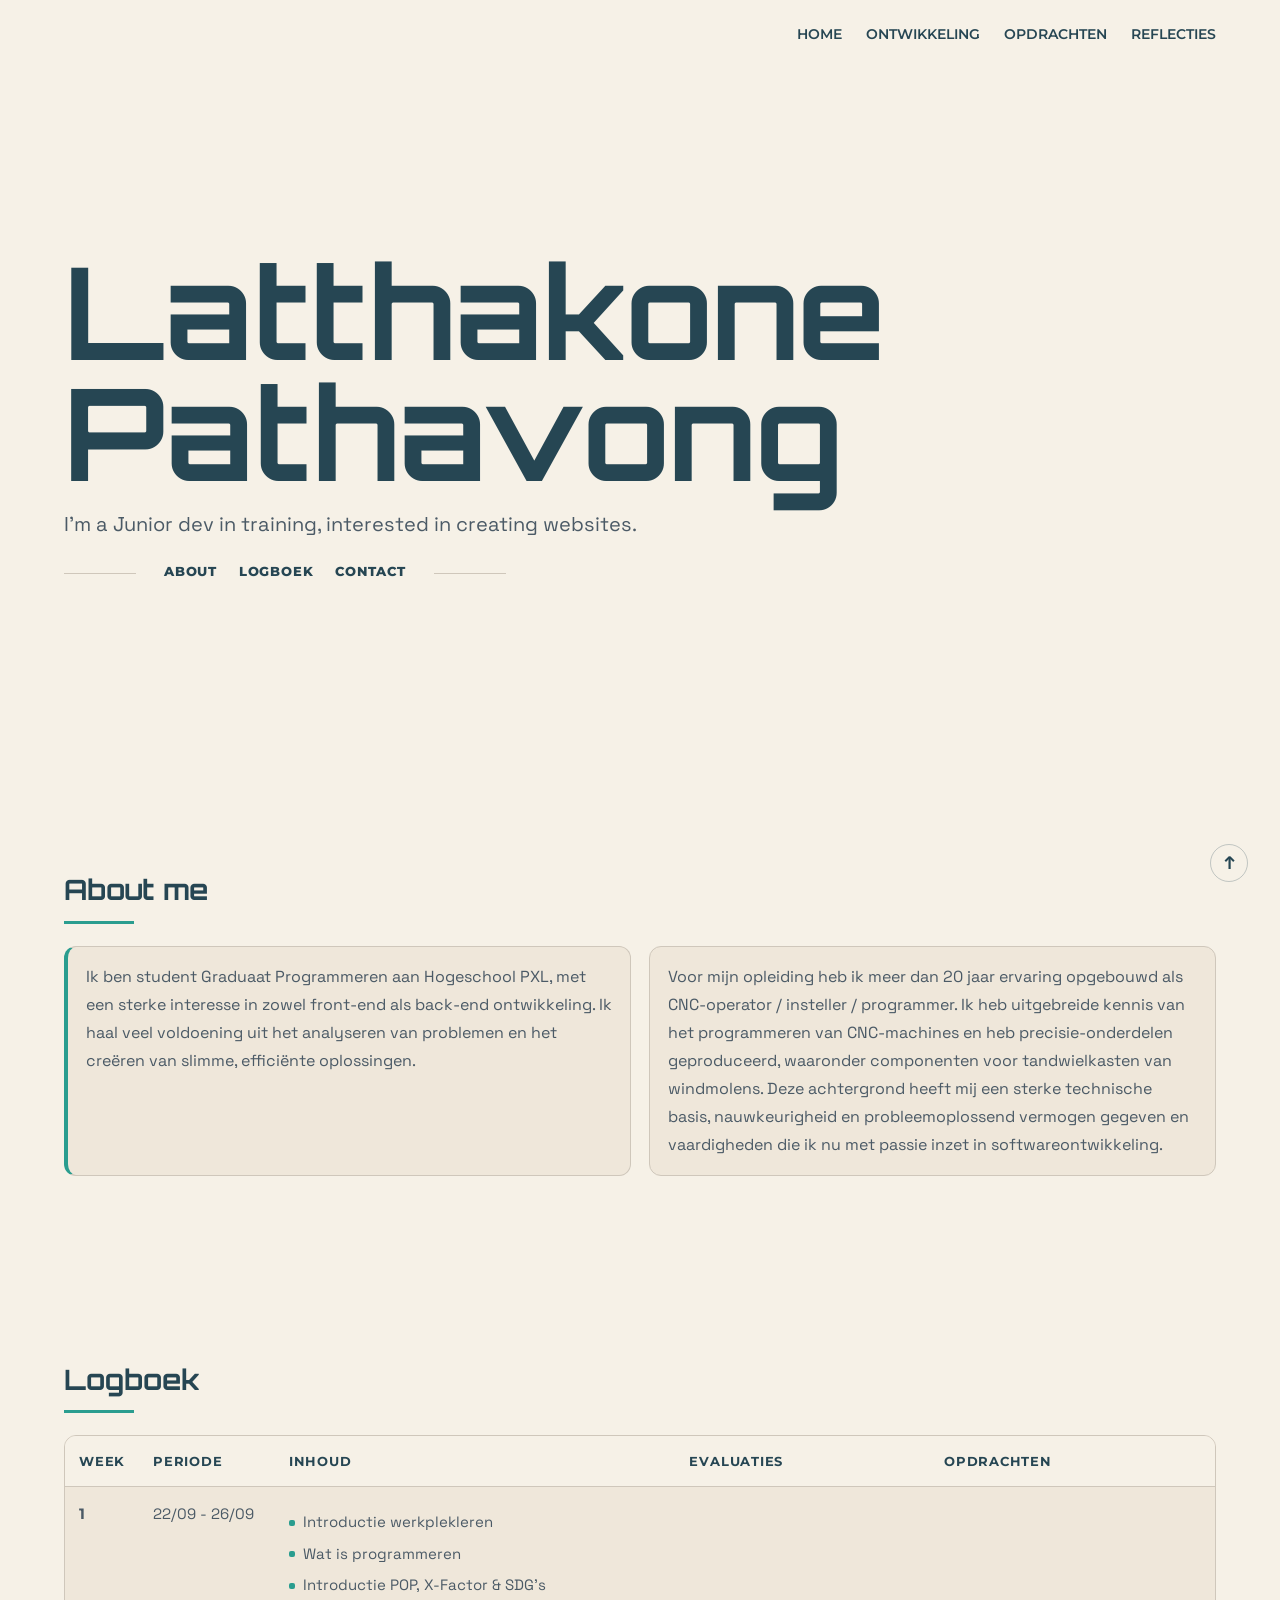
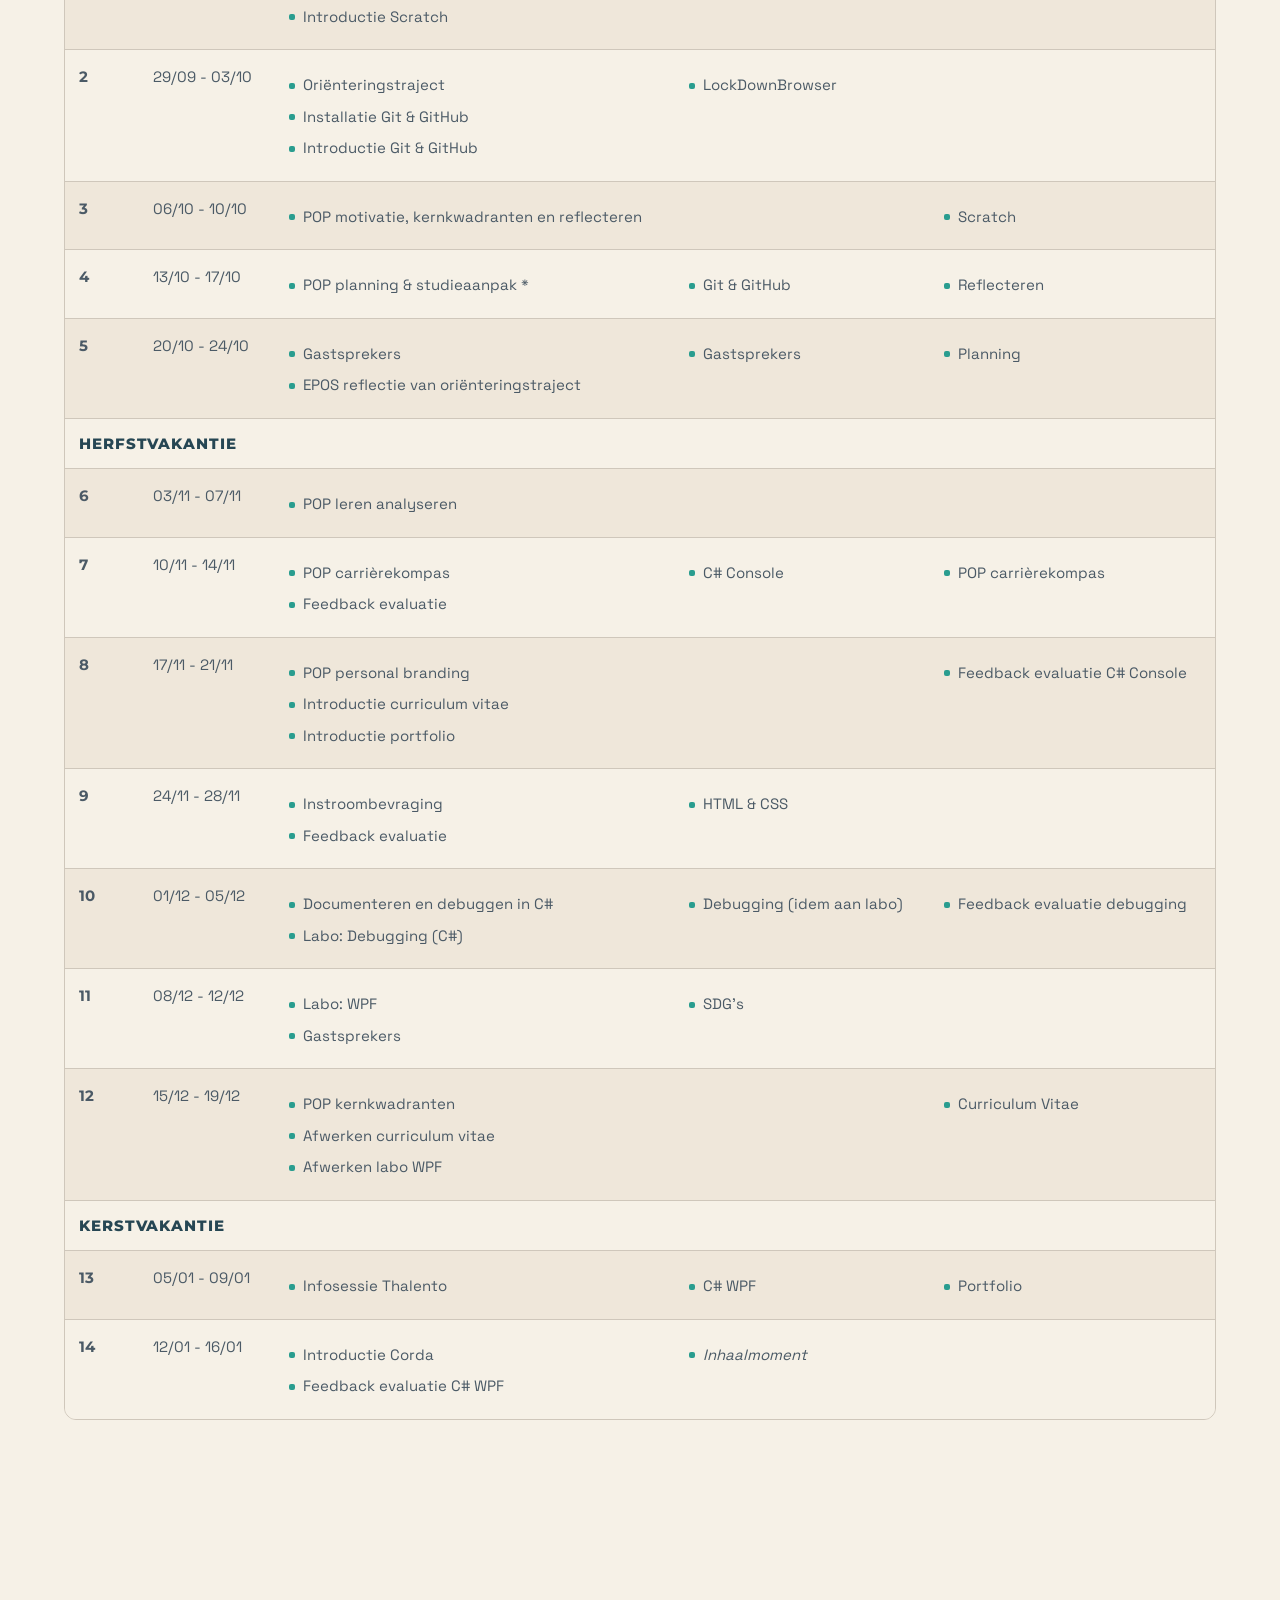
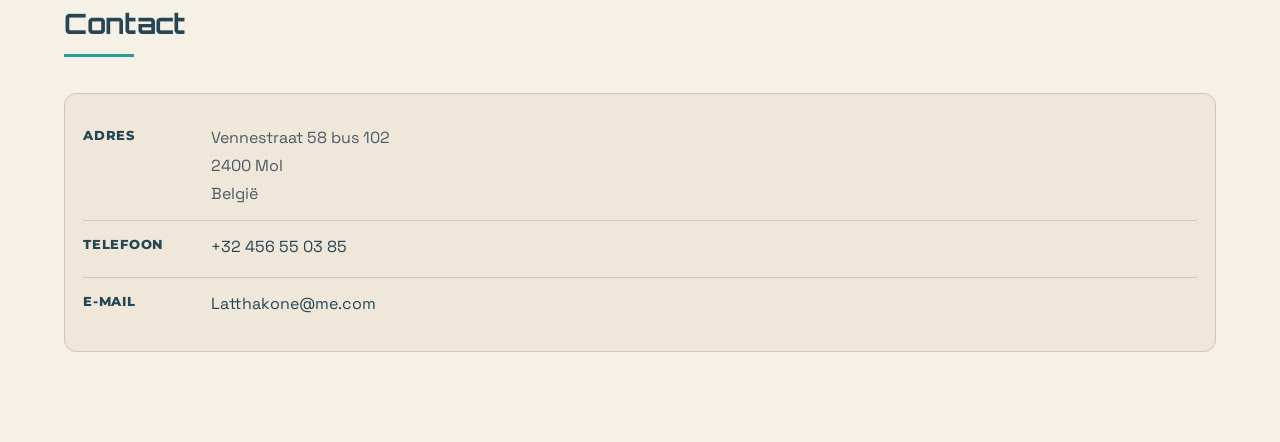
<file: index.html>
<!DOCTYPE html>
<html lang="nl" id="top">
<head>
    <meta charset="UTF-8" />
    <meta name="viewport" content="width=device-width, initial-scale=1.0" />
    <link rel="preconnect" href="https://fonts.googleapis.com" />
    <link rel="preconnect" href="https://fonts.gstatic.com" crossorigin />
    <link href="https://fonts.googleapis.com/css2?family=Montserrat:wght@100..900&family=Orbitron:wght@400..900&family=Space+Grotesk:wght@300..700&display=swap" rel="stylesheet" />
    <title>Portfolio</title>
    <link rel="stylesheet" href="css/style.css">
</head>

<body>
<header>
    <!-- sticky home button -->
    <a class="home" href="#top" aria-label="Ga naar boven">↑</a>

    <div class="container">
        <nav>
            <ul class="navbar-list">
                <li><a href="index.html">HOME</a></li>
                <li><a href="ontwikkeling.html">ONTWIKKELING</a></li>
                <li><a href="opdrachten.html">OPDRACHTEN</a></li>
                <li><a href="reflecties.html">REFLECTIES</a></li>
            </ul>
        </nav>
    </div>
</header>

<!-- HERO SECTION -->
<section id="home" class="hero">
    <div class="container">
        <div class="hero-text">

            <div class="hero-title">
                <h1 class="hero-firstname">Latthakone</h1>
                <h1 class="hero-lastname">Pathavong</h1>
            </div>

            <div class="hero-meta">
                <p class="hero-subtitle">
                    I’m a Junior dev in training, interested in creating websites.</p>

                <nav class="quicklinks" aria-label="Snel naar">
                    <a class="quicklink" href="#about">About</a>
                    <a class="quicklink" href="#logboek">Logboek</a>
                    <a class="quicklink" href="#contact">Contact</a>
                </nav>
            </div>

        </div>
    </div>
</section>

<!-- ABOUT SECTION -->
<section id="about" class="section">
    <div class="container">
        <h2 class="section-title">About me</h2>

        <div class="about-cards">
            <p class="about-top">
                Ik ben student Graduaat Programmeren aan Hogeschool PXL, met een sterke interesse in zowel
                front-end als back-end ontwikkeling. Ik haal veel voldoening uit het analyseren van problemen
                en het creëren van slimme, efficiënte oplossingen.
            </p>

            <p class="about">
                Voor mijn opleiding heb ik meer dan 20 jaar ervaring opgebouwd als CNC-operator / insteller / programmer.
                Ik heb uitgebreide kennis van het programmeren van CNC-machines en heb precisie-onderdelen geproduceerd,
                waaronder componenten voor tandwielkasten van windmolens. Deze achtergrond heeft mij een sterke technische
                basis, nauwkeurigheid en probleemoplossend vermogen gegeven en vaardigheden die ik nu met passie inzet
                in softwareontwikkeling.
            </p>
        </div>
    </div>
</section>

<!-- LOGBOEK SECTION -->
<section id="logboek" class="section">
    <div class="container">
        <h2 class="section-title">Logboek</h2>

        <div class="table-wrap">
            <table class="logboek-table">
                <thead>
                <tr>
                    <th>Week</th>
                    <th>Periode</th>
                    <th>Inhoud</th>
                    <th>Evaluaties</th>
                    <th>Opdrachten</th>
                </tr>
                </thead>

                <tbody>
                <tr>
                    <td class="cell-week">1</td>
                    <td>22/09 - 26/09</td>
                    <td>
                        <ul>
                            <li>Introductie werkplekleren</li>
                            <li>Wat is programmeren</li>
                            <li>Introductie POP, X-Factor &amp; SDG’s</li>
                            <li>Introductie Scratch</li>
                        </ul>
                    </td>
                    <td></td>
                    <td></td>
                </tr>

                <tr>
                    <td class="cell-week">2</td>
                    <td>29/09 - 03/10</td>
                    <td>
                        <ul>
                            <li>Oriënteringstraject</li>
                            <li>Installatie Git &amp; GitHub</li>
                            <li>Introductie Git &amp; GitHub</li>
                        </ul>
                    </td>
                    <td>
                        <ul>
                            <li>LockDownBrowser</li>
                        </ul>
                    </td>
                    <td></td>
                </tr>

                <tr>
                    <td class="cell-week">3</td>
                    <td>06/10 - 10/10</td>
                    <td>
                        <ul>
                            <li>POP motivatie, kernkwadranten en reflecteren</li>
                        </ul>
                    </td>
                    <td></td>
                    <td>
                        <ul>
                            <li>Scratch</li>
                        </ul>
                    </td>
                </tr>

                <tr>
                    <td class="cell-week">4</td>
                    <td>13/10 - 17/10</td>
                    <td>
                        <ul>
                            <li>POP planning &amp; studieaanpak *</li>
                        </ul>
                    </td>
                    <td>
                        <ul>
                            <li>Git &amp; GitHub</li>
                        </ul>
                    </td>
                    <td>
                        <ul>
                            <li>Reflecteren</li>
                        </ul>
                    </td>
                </tr>

                <tr>
                    <td class="cell-week">5</td>
                    <td>20/10 - 24/10</td>
                    <td>
                        <ul>
                            <li>Gastsprekers</li>
                            <li>EPOS reflectie van oriënteringstraject</li>
                        </ul>
                    </td>
                    <td>
                        <ul>
                            <li>Gastsprekers</li>
                        </ul>
                    </td>
                    <td>
                        <ul>
                            <li>Planning</li>
                        </ul>
                    </td>
                </tr>

                <tr class="row-break">
                    <td colspan="5">Herfstvakantie</td>
                </tr>

                <tr>
                    <td class="cell-week">6</td>
                    <td>03/11 - 07/11</td>
                    <td>
                        <ul>
                            <li>POP leren analyseren</li>
                        </ul>
                    </td>
                    <td></td>
                    <td></td>
                </tr>

                <tr>
                    <td class="cell-week">7</td>
                    <td>10/11 - 14/11</td>
                    <td>
                        <ul>
                            <li>POP carrièrekompas</li>
                            <li>Feedback evaluatie</li>
                        </ul>
                    </td>
                    <td>
                        <ul>
                            <li>C# Console</li>
                        </ul>
                    </td>
                    <td>
                        <ul>
                            <li>POP carrièrekompas</li>
                        </ul>
                    </td>
                </tr>

                <tr>
                    <td class="cell-week">8</td>
                    <td>17/11 - 21/11</td>
                    <td>
                        <ul>
                            <li>POP personal branding</li>
                            <li>Introductie curriculum vitae</li>
                            <li>Introductie portfolio</li>
                        </ul>
                    </td>
                    <td></td>
                    <td>
                        <ul>
                            <li>Feedback evaluatie C# Console</li>
                        </ul>
                    </td>
                </tr>

                <tr>
                    <td class="cell-week">9</td>
                    <td>24/11 - 28/11</td>
                    <td>
                        <ul>
                            <li>Instroombevraging</li>
                            <li>Feedback evaluatie</li>
                        </ul>
                    </td>
                    <td>
                        <ul>
                            <li>HTML &amp; CSS</li>
                        </ul>
                    </td>
                    <td></td>
                </tr>

                <tr>
                    <td class="cell-week">10</td>
                    <td>01/12 - 05/12</td>
                    <td>
                        <ul>
                            <li>Documenteren en debuggen in C#</li>
                            <li>Labo: Debugging (C#)</li>
                        </ul>
                    </td>
                    <td>
                        <ul>
                            <li>Debugging (idem aan labo)</li>
                        </ul>
                    </td>
                    <td>
                        <ul>
                            <li>Feedback evaluatie debugging</li>
                        </ul>
                    </td>
                </tr>

                <tr>
                    <td class="cell-week">11</td>
                    <td>08/12 - 12/12</td>
                    <td>
                        <ul>
                            <li>Labo: WPF</li>
                            <li>Gastsprekers</li>
                        </ul>
                    </td>
                    <td>
                        <ul>
                            <li>SDG’s</li>
                        </ul>
                    </td>
                    <td></td>
                </tr>

                <tr>
                    <td class="cell-week">12</td>
                    <td>15/12 - 19/12</td>
                    <td>
                        <ul>
                            <li>POP kernkwadranten</li>
                            <li>Afwerken curriculum vitae</li>
                            <li>Afwerken labo WPF</li>
                        </ul>
                    </td>
                    <td></td>
                    <td>
                        <ul>
                            <li>Curriculum Vitae</li>
                        </ul>
                    </td>
                </tr>

                <tr class="row-break">
                    <td colspan="5">Kerstvakantie</td>
                </tr>

                <tr>
                    <td class="cell-week">13</td>
                    <td>05/01 - 09/01</td>
                    <td>
                        <ul>
                            <li>Infosessie Thalento</li>
                        </ul>
                    </td>
                    <td>
                        <ul>
                            <li>C# WPF</li>
                        </ul>
                    </td>
                    <td>
                        <ul>
                            <li>Portfolio</li>
                        </ul>
                    </td>
                </tr>

                <tr>
                    <td class="cell-week">14</td>
                    <td>12/01 - 16/01</td>
                    <td>
                        <ul>
                            <li>Introductie Corda</li>
                            <li>Feedback evaluatie C# WPF</li>
                        </ul>
                    </td>
                    <td>
                        <ul>
                            <li><em>Inhaalmoment</em></li>
                        </ul>
                    </td>
                    <td></td>
                </tr>
                </tbody>
            </table>
        </div>
    </div>
</section>

<!-- CONTACT SECTION -->
<section id="contact" class="section contact">
    <div class="container">
        <h2 class="section-title">Contact</h2>

        <div class="contact-box">
            <div class="contact-item">
                <span class="contact-label">Adres</span>
                <p class="contact-text">
                    Vennestraat 58 bus 102<br>
                    2400 Mol<br>
                    België
                </p>
            </div>

            <div class="contact-item">
                <span class="contact-label">Telefoon</span>
                <a class="contact-link" href="tel:+32456550385">+32 456 55 03 85</a>
            </div>

            <div class="contact-item">
                <span class="contact-label">E-mail</span>
                <a class="contact-link" href="mailto:Latthakone@me.com">Latthakone@me.com</a>
            </div>
        </div>
    </div>
</section>

</body>
</html>
</file>
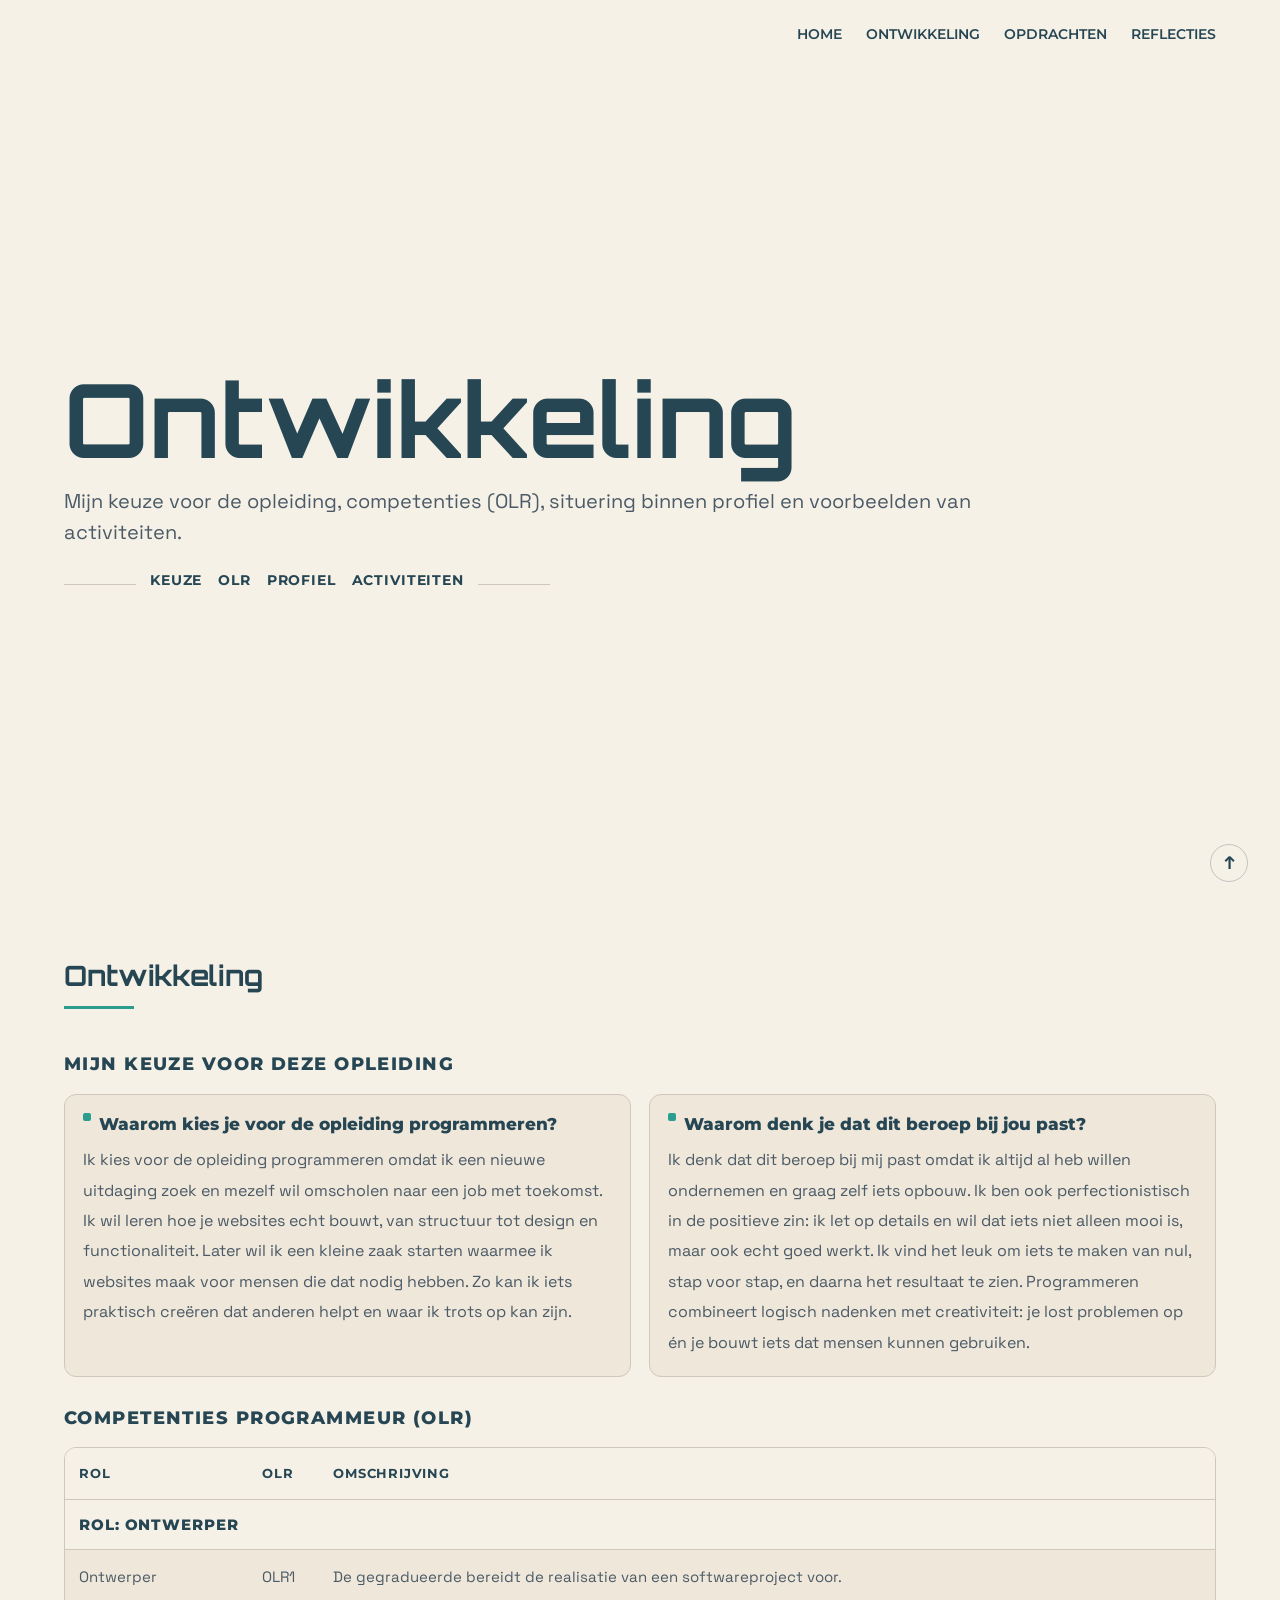
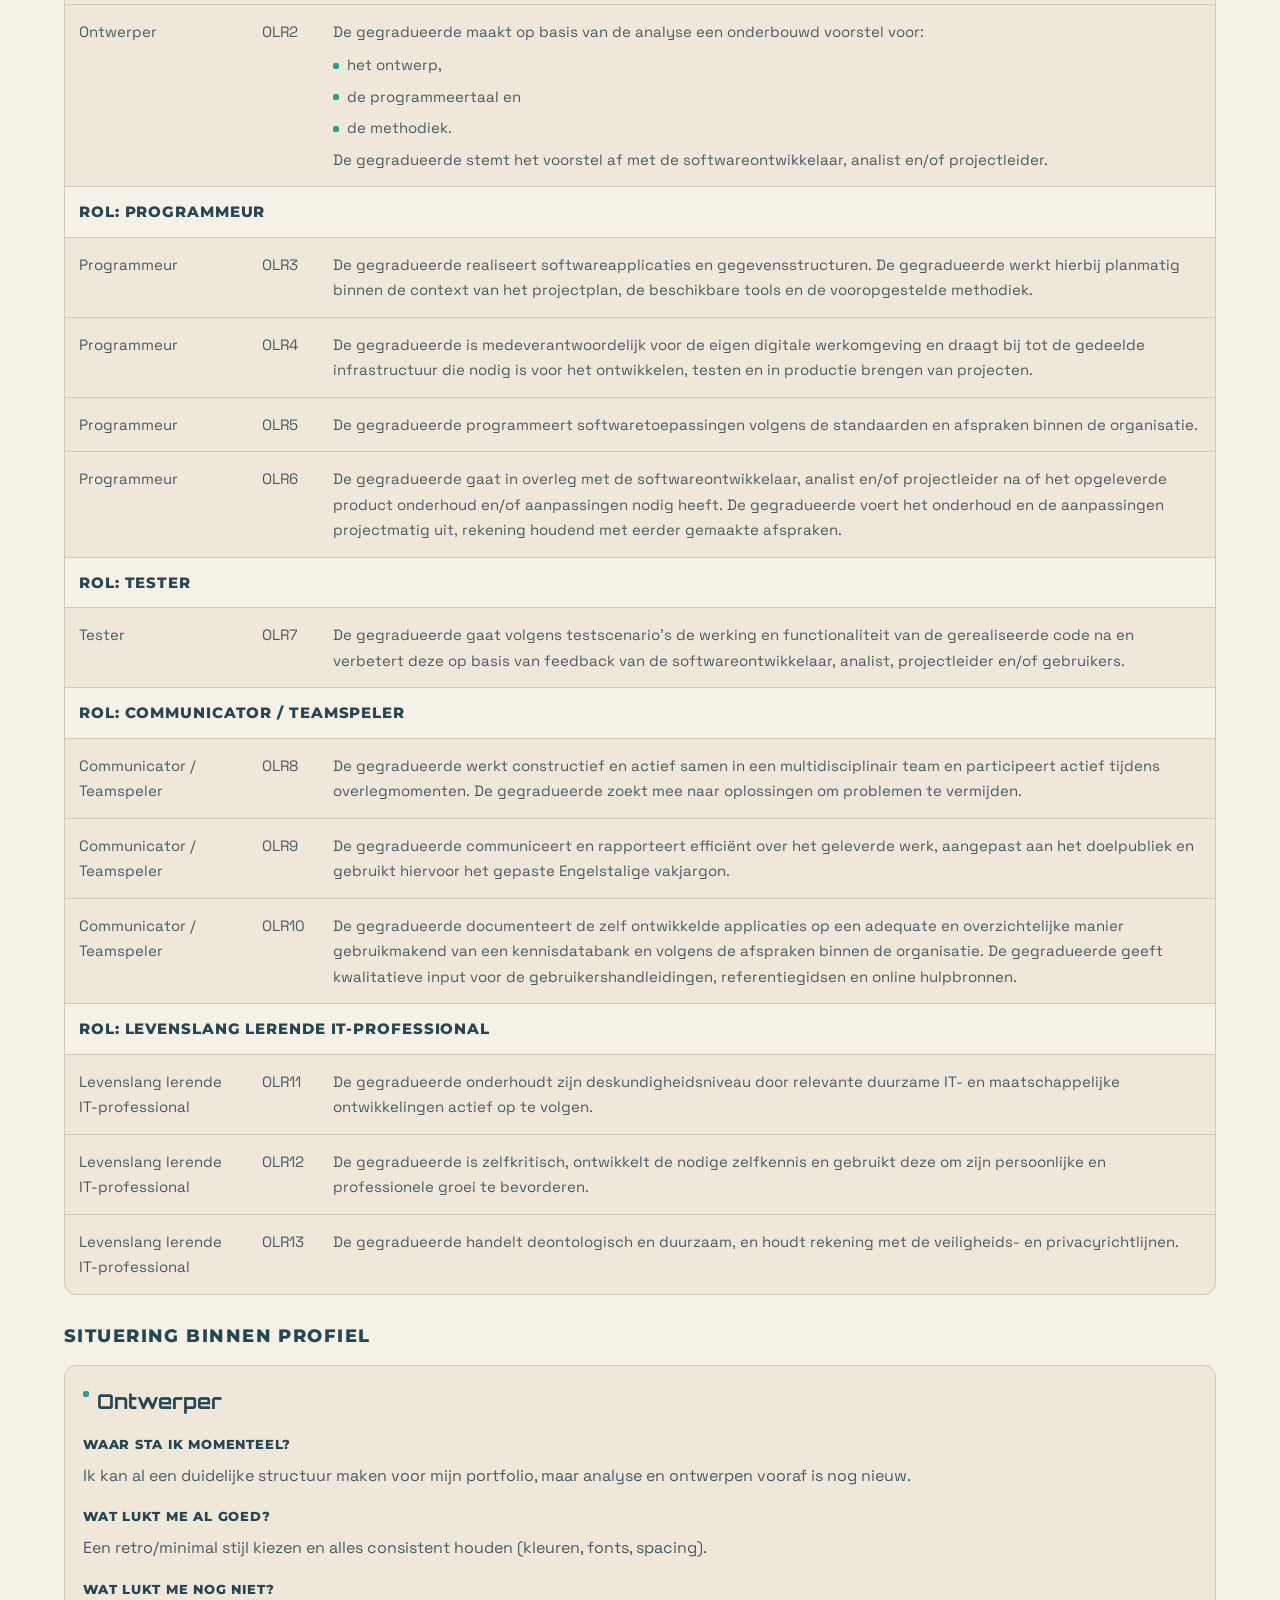
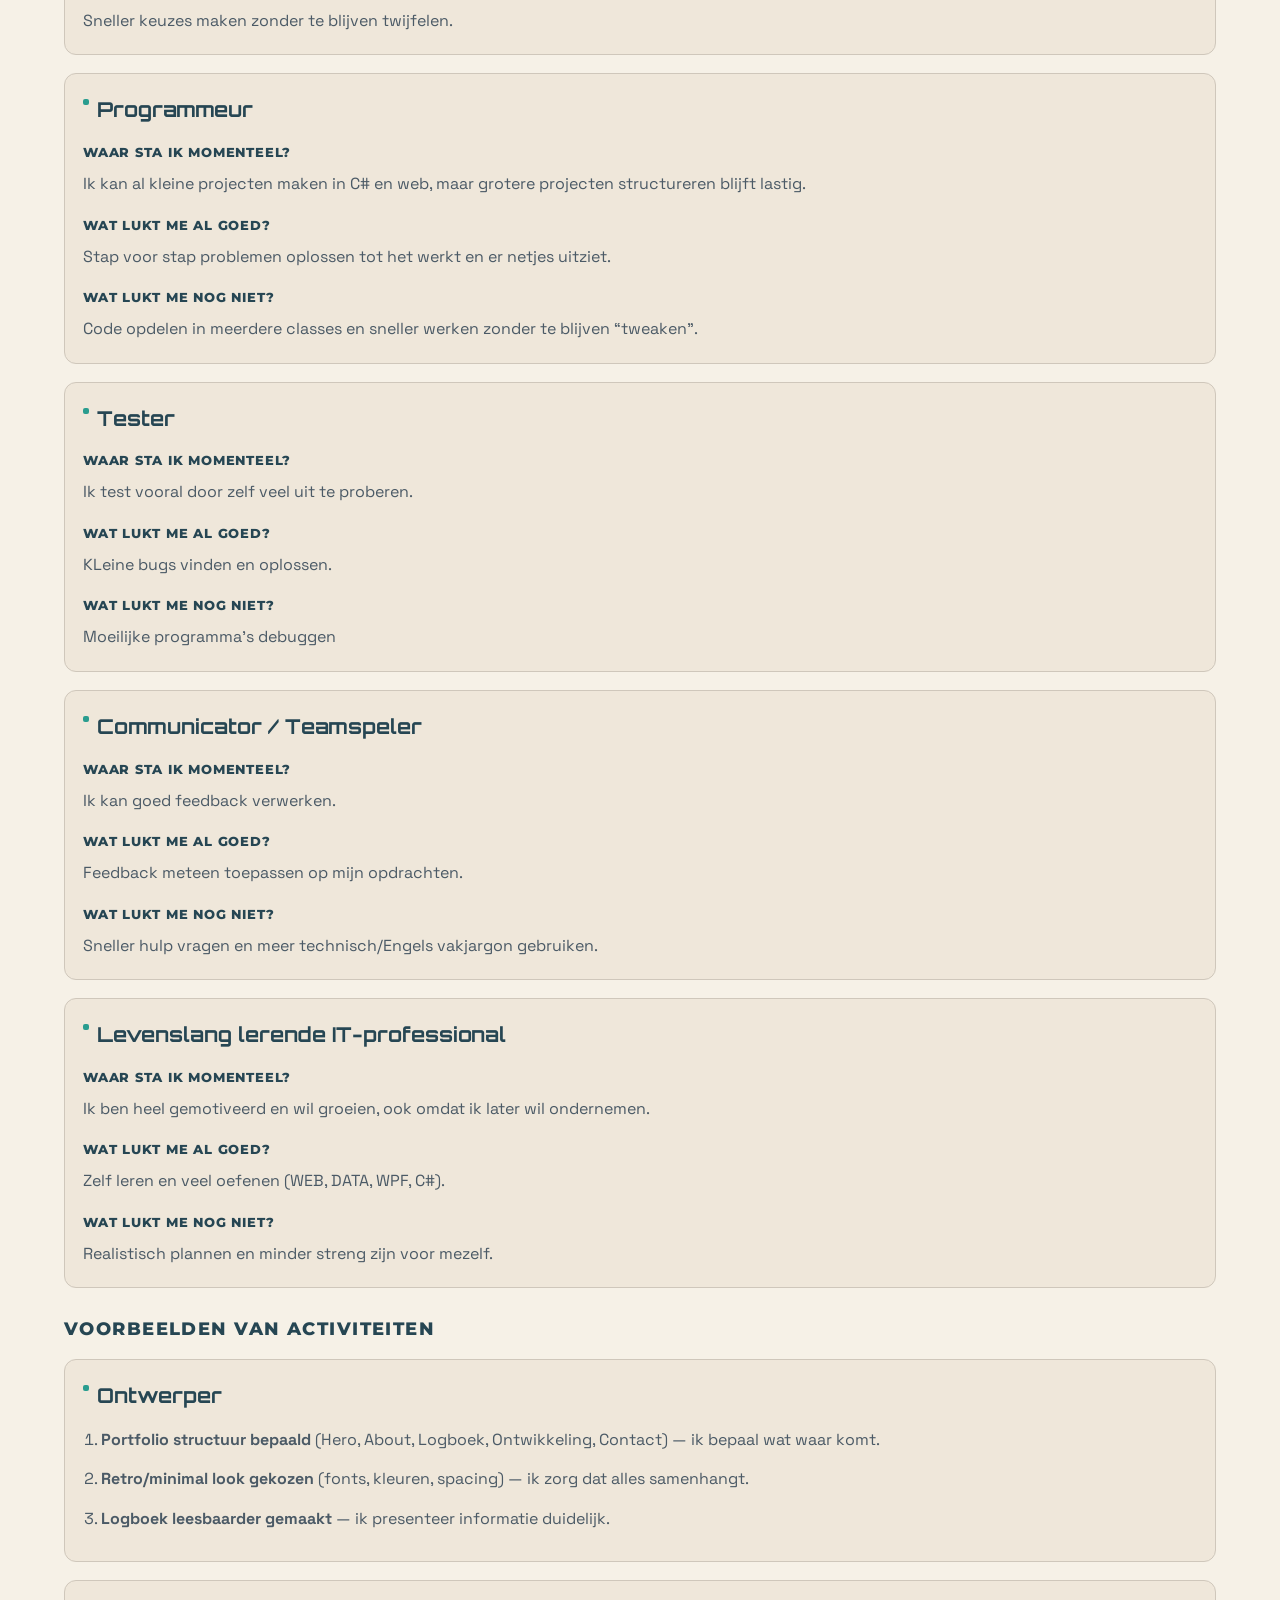
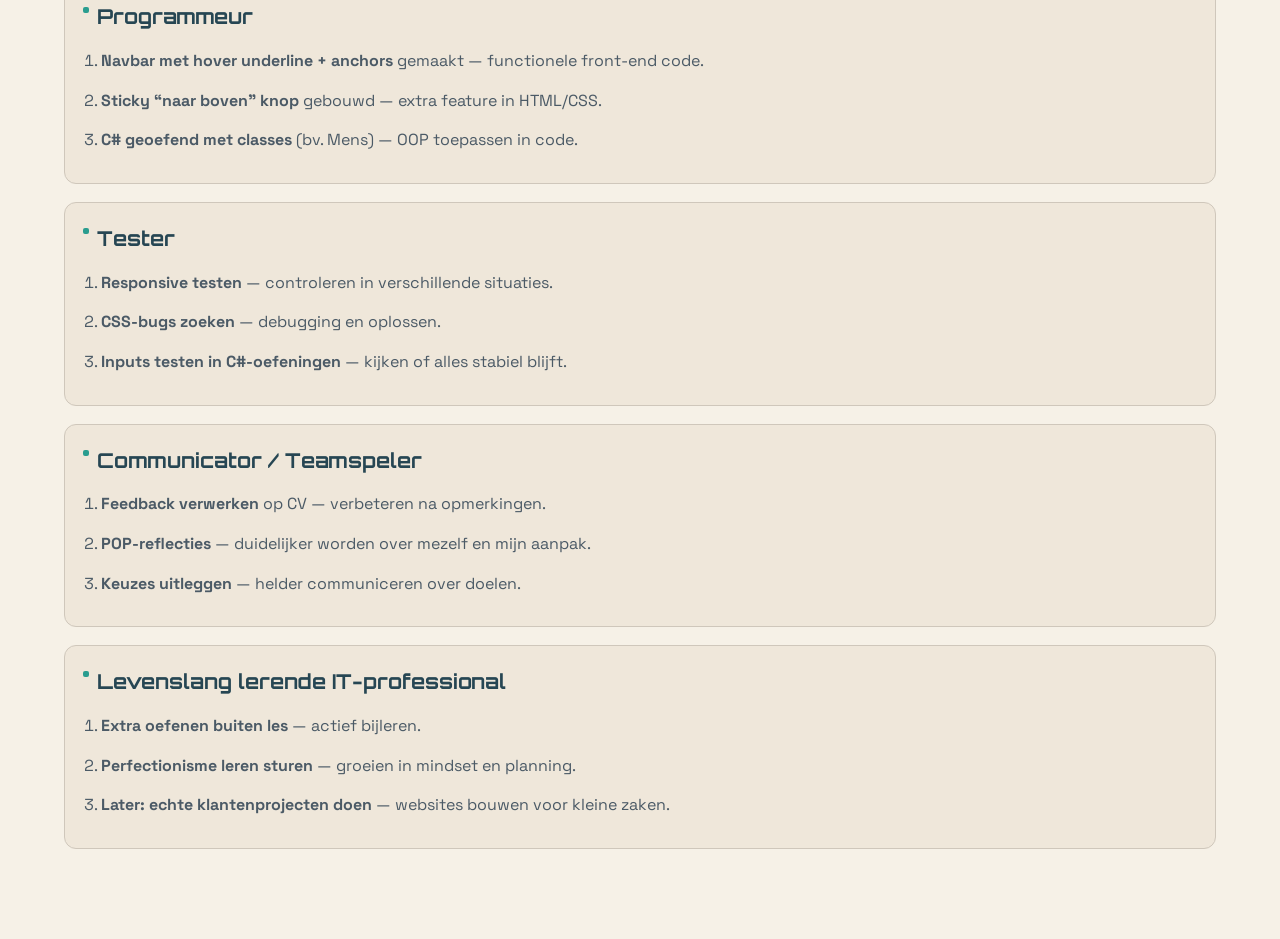
<file: ontwikkeling.html>
<!DOCTYPE html>
<html lang="nl" id="top">
<head>
  <meta charset="UTF-8" />
  <meta name="viewport" content="width=device-width, initial-scale=1" />

  <link rel="preconnect" href="https://fonts.googleapis.com" />
  <link rel="preconnect" href="https://fonts.gstatic.com" crossorigin />
  <link href="https://fonts.googleapis.com/css2?family=Montserrat:wght@400;600;700;800&family=Orbitron:wght@400;700;900&family=Space+Grotesk:wght@300;400;600;700&display=swap" rel="stylesheet"/>

  <title>Ontwikkeling</title>
  <link rel="stylesheet" href="css/style.css" />
  <link rel="stylesheet" href="css/ontwikkeling.css" />
</head>

<body class="page-ontwikkeling">

<header>
  <div class="container">
    <nav aria-label="Navigatie">
      <ul class="navbar-list">
        <li><a href="index.html">HOME</a></li>
        <li><a href="ontwikkeling.html">ONTWIKKELING</a></li>
        <li><a href="opdrachten.html">OPDRACHTEN</a></li>
        <li><a href="reflecties.html">REFLECTIES</a></li>
      </ul>
    </nav>
  </div>
</header>

<main>

  <!-- HERO SECTION -->
  <section class="page-hero">
    <div class="container">
      <div class="page-hero-text">
        <h1 class="page-hero-title">Ontwikkeling</h1>

        <p class="page-hero-subtitle">
          Mijn keuze voor de opleiding, competenties (OLR), situering binnen profiel en voorbeelden van activiteiten.
        </p>

        <!-- inhoud links -->
        <nav class="page-hero-nav" aria-label="Inhoud">
          <ul class="page-hero-nav-list">
            <li><a class="page-hero-nav-link" href="#keuze">Keuze</a></li>
            <li><a class="page-hero-nav-link" href="#competenties">OLR</a></li>
            <li><a class="page-hero-nav-link" href="#profiel">Profiel</a></li>
            <li><a class="page-hero-nav-link" href="#activiteiten">Activiteiten</a></li>
          </ul>
        </nav>
      </div>
    </div>
  </section>

  <!-- CONTENT -->
  <section id="ontwikkeling" class="section">
    <div class="container">

      <!-- 4.3.1 -->
      <div class="dev-block" id="keuze">
        <h2 class="section-title">Ontwikkeling</h2>
        <h3 class="dev-subtitle">Mijn keuze voor deze opleiding</h3>

        <div class="qa-grid">
          <article class="qa-card">
            <h4 class="qa-title">Waarom kies je voor de opleiding programmeren?</h4>
            <p class="qa-text">
              Ik kies voor de opleiding programmeren omdat ik een nieuwe uitdaging zoek en mezelf wil omscholen
              naar een job met toekomst. Ik wil leren hoe je websites echt bouwt, van structuur tot design en functionaliteit.
              Later wil ik een kleine zaak starten waarmee ik websites maak voor mensen die dat nodig hebben.
              Zo kan ik iets praktisch creëren dat anderen helpt en waar ik trots op kan zijn.
            </p>
          </article>

          <article class="qa-card">
            <h4 class="qa-title">Waarom denk je dat dit beroep bij jou past?</h4>
            <p class="qa-text">
              Ik denk dat dit beroep bij mij past omdat ik altijd al heb willen ondernemen en graag zelf iets opbouw.
              Ik ben ook perfectionistisch in de positieve zin: ik let op details en wil dat iets niet alleen mooi is,
              maar ook echt goed werkt. Ik vind het leuk om iets te maken van nul, stap voor stap, en daarna het resultaat te zien.
              Programmeren combineert logisch nadenken met creativiteit: je lost problemen op én je bouwt iets dat mensen kunnen gebruiken.
            </p>
          </article>
        </div>
      </div>

      <!-- 4.3.2 -->
      <div class="dev-block" id="competenties">
        <h3 class="dev-subtitle">Competenties programmeur (OLR)</h3>

        <div class="table-wrap">
          <table class="olr-table" aria-label="OLR overzicht">
            <thead>
            <tr>
              <th>Rol</th>
              <th>OLR</th>
              <th>Omschrijving</th>
            </tr>
            </thead>

            <tbody>
            <tr class="row-break"><td colspan="3">Rol: Ontwerper</td></tr>
            <tr>
              <td>Ontwerper</td>
              <td class="cell-olr">OLR1</td>
              <td>De gegradueerde bereidt de realisatie van een softwareproject voor.</td>
            </tr>
            <tr>
              <td>Ontwerper</td>
              <td class="cell-olr">OLR2</td>
              <td>
                De gegradueerde maakt op basis van de analyse een onderbouwd voorstel voor:
                <ul>
                  <li>het ontwerp,</li>
                  <li>de programmeertaal en</li>
                  <li>de methodiek.</li>
                </ul>
                De gegradueerde stemt het voorstel af met de softwareontwikkelaar, analist en/of projectleider.
              </td>
            </tr>

            <tr class="row-break"><td colspan="3">Rol: Programmeur</td></tr>
            <tr>
              <td>Programmeur</td>
              <td class="cell-olr">OLR3</td>
              <td>De gegradueerde realiseert softwareapplicaties en gegevensstructuren. De gegradueerde werkt hierbij planmatig binnen de context van het projectplan, de beschikbare tools en de vooropgestelde methodiek.</td>
            </tr>
            <tr>
              <td>Programmeur</td>
              <td class="cell-olr">OLR4</td>
              <td>De gegradueerde is medeverantwoordelijk voor de eigen digitale werkomgeving en draagt bij tot de gedeelde infrastructuur die nodig is voor het ontwikkelen, testen en in productie brengen van projecten.</td>
            </tr>
            <tr>
              <td>Programmeur</td>
              <td class="cell-olr">OLR5</td>
              <td>De gegradueerde programmeert softwaretoepassingen volgens de standaarden en afspraken binnen de organisatie.</td>
            </tr>
            <tr>
              <td>Programmeur</td>
              <td class="cell-olr">OLR6</td>
              <td>De gegradueerde gaat in overleg met de softwareontwikkelaar, analist en/of projectleider na of het opgeleverde product onderhoud en/of aanpassingen nodig heeft. De gegradueerde voert het onderhoud en de aanpassingen projectmatig uit, rekening houdend met eerder gemaakte afspraken.</td>
            </tr>

            <tr class="row-break"><td colspan="3">Rol: Tester</td></tr>
            <tr>
              <td>Tester</td>
              <td class="cell-olr">OLR7</td>
              <td>De gegradueerde gaat volgens testscenario’s de werking en functionaliteit van de gerealiseerde code na en verbetert deze op basis van feedback van de softwareontwikkelaar, analist, projectleider en/of gebruikers.</td>
            </tr>

            <tr class="row-break"><td colspan="3">Rol: Communicator / Teamspeler</td></tr>
            <tr>
              <td>Communicator / Teamspeler</td>
              <td class="cell-olr">OLR8</td>
              <td>De gegradueerde werkt constructief en actief samen in een multidisciplinair team en participeert actief tijdens overlegmomenten. De gegradueerde zoekt mee naar oplossingen om problemen te vermijden.</td>
            </tr>
            <tr>
              <td>Communicator / Teamspeler</td>
              <td class="cell-olr">OLR9</td>
              <td>De gegradueerde communiceert en rapporteert efficiënt over het geleverde werk, aangepast aan het doelpubliek en gebruikt hiervoor het gepaste Engelstalige vakjargon.</td>
            </tr>
            <tr>
              <td>Communicator / Teamspeler</td>
              <td class="cell-olr">OLR10</td>
              <td>De gegradueerde documenteert de zelf ontwikkelde applicaties op een adequate en overzichtelijke manier gebruikmakend van een kennisdatabank en volgens de afspraken binnen de organisatie. De gegradueerde geeft kwalitatieve input voor de gebruikershandleidingen, referentiegidsen en online hulpbronnen.</td>
            </tr>

            <tr class="row-break"><td colspan="3">Rol: Levenslang lerende IT-professional</td></tr>
            <tr>
              <td>Levenslang lerende IT-professional</td>
              <td class="cell-olr">OLR11</td>
              <td>De gegradueerde onderhoudt zijn deskundigheidsniveau door relevante duurzame IT- en maatschappelijke ontwikkelingen actief op te volgen.</td>
            </tr>
            <tr>
              <td>Levenslang lerende IT-professional</td>
              <td class="cell-olr">OLR12</td>
              <td>De gegradueerde is zelfkritisch, ontwikkelt de nodige zelfkennis en gebruikt deze om zijn persoonlijke en professionele groei te bevorderen.</td>
            </tr>
            <tr>
              <td>Levenslang lerende IT-professional</td>
              <td class="cell-olr">OLR13</td>
              <td>De gegradueerde handelt deontologisch en duurzaam, en houdt rekening met de veiligheids- en privacyrichtlijnen.</td>
            </tr>
            </tbody>
          </table>
        </div>
      </div>

      <!-- 4.3.3 -->
      <div class="dev-block" id="profiel">
        <h3 class="dev-subtitle">Situering binnen profiel</h3>

        <div class="dev-grid">
          <article class="role-card">
            <h4 class="role-title">Ontwerper</h4>
            <dl class="qa">
              <dt>Waar sta ik momenteel?</dt>
              <dd>Ik kan al een duidelijke structuur maken voor mijn portfolio, maar analyse en ontwerpen vooraf is nog nieuw.</dd>

              <dt>Wat lukt me al goed?</dt>
              <dd>Een retro/minimal stijl kiezen en alles consistent houden (kleuren, fonts, spacing).</dd>

              <dt>Wat lukt me nog niet?</dt>
              <dd>Sneller keuzes maken zonder te blijven twijfelen.</dd>
            </dl>
          </article>

          <article class="role-card">
            <h4 class="role-title">Programmeur</h4>
            <dl class="qa">
              <dt>Waar sta ik momenteel?</dt>
              <dd>Ik kan al kleine projecten maken in C# en web, maar grotere projecten structureren blijft lastig.</dd>

              <dt>Wat lukt me al goed?</dt>
              <dd>Stap voor stap problemen oplossen tot het werkt en er netjes uitziet.</dd>

              <dt>Wat lukt me nog niet?</dt>
              <dd>Code opdelen in meerdere classes en sneller werken zonder te blijven “tweaken”.</dd>
            </dl>
          </article>

          <article class="role-card">
            <h4 class="role-title">Tester</h4>
            <dl class="qa">
              <dt>Waar sta ik momenteel?</dt>
              <dd>Ik test vooral door zelf veel uit te proberen.</dd>

              <dt>Wat lukt me al goed?</dt>
              <dd>KLeine bugs vinden en oplossen.</dd>

              <dt>Wat lukt me nog niet?</dt>
              <dd>Moeilijke programma's debuggen</dd>
            </dl>
          </article>

          <article class="role-card">
            <h4 class="role-title">Communicator / Teamspeler</h4>
            <dl class="qa">
              <dt>Waar sta ik momenteel?</dt>
              <dd>Ik kan goed feedback verwerken.</dd>

              <dt>Wat lukt me al goed?</dt>
              <dd>Feedback meteen toepassen op mijn opdrachten.</dd>

              <dt>Wat lukt me nog niet?</dt>
              <dd>Sneller hulp vragen en meer technisch/Engels vakjargon gebruiken.</dd>
            </dl>
          </article>

          <article class="role-card">
            <h4 class="role-title">Levenslang lerende IT-professional</h4>
            <dl class="qa">
              <dt>Waar sta ik momenteel?</dt>
              <dd>Ik ben heel gemotiveerd en wil groeien, ook omdat ik later wil ondernemen.</dd>

              <dt>Wat lukt me al goed?</dt>
              <dd>Zelf leren en veel oefenen (WEB, DATA, WPF, C#).</dd>

              <dt>Wat lukt me nog niet?</dt>
              <dd>Realistisch plannen en minder streng zijn voor mezelf.</dd>
            </dl>
          </article>
        </div>
      </div>

      <!-- 4.3.4 -->
      <div class="dev-block" id="activiteiten">
        <h3 class="dev-subtitle">Voorbeelden van activiteiten</h3>

        <div class="dev-grid">
          <article class="role-card">
            <h4 class="role-title">Ontwerper</h4>
            <ol class="examples">
              <li><strong>Portfolio structuur bepaald</strong> (Hero, About, Logboek, Ontwikkeling, Contact) — ik bepaal wat waar komt.</li>
              <li><strong>Retro/minimal look gekozen</strong> (fonts, kleuren, spacing) — ik zorg dat alles samenhangt.</li>
              <li><strong>Logboek leesbaarder gemaakt</strong> — ik presenteer informatie duidelijk.</li>
            </ol>
          </article>

          <article class="role-card">
            <h4 class="role-title">Programmeur</h4>
            <ol class="examples">
              <li><strong>Navbar met hover underline + anchors</strong> gemaakt — functionele front-end code.</li>
              <li><strong>Sticky “naar boven” knop</strong> gebouwd — extra feature in HTML/CSS.</li>
              <li><strong>C# geoefend met classes</strong> (bv. Mens) — OOP toepassen in code.</li>
            </ol>
          </article>

          <article class="role-card">
            <h4 class="role-title">Tester</h4>
            <ol class="examples">
              <li><strong>Responsive testen</strong> — controleren in verschillende situaties.</li>
              <li><strong>CSS-bugs zoeken</strong> — debugging en oplossen.</li>
              <li><strong>Inputs testen in C#-oefeningen</strong> — kijken of alles stabiel blijft.</li>
            </ol>
          </article>

          <article class="role-card">
            <h4 class="role-title">Communicator / Teamspeler</h4>
            <ol class="examples">
              <li><strong>Feedback verwerken</strong> op CV — verbeteren na opmerkingen.</li>
              <li><strong>POP-reflecties</strong> — duidelijker worden over mezelf en mijn aanpak.</li>
              <li><strong>Keuzes uitleggen</strong> — helder communiceren over doelen.</li>
            </ol>
          </article>

          <article class="role-card">
            <h4 class="role-title">Levenslang lerende IT-professional</h4>
            <ol class="examples">
              <li><strong>Extra oefenen buiten les</strong> — actief bijleren.</li>
              <li><strong>Perfectionisme leren sturen</strong> — groeien in mindset en planning.</li>
              <li><strong>Later: echte klantenprojecten doen</strong> — websites bouwen voor kleine zaken.</li>
            </ol>
          </article>
        </div>
      </div>
      </div>
  </section>
</main>

<a class="home" href="#top" aria-label="Naar boven">↑</a>

</body>
</html>
</file>
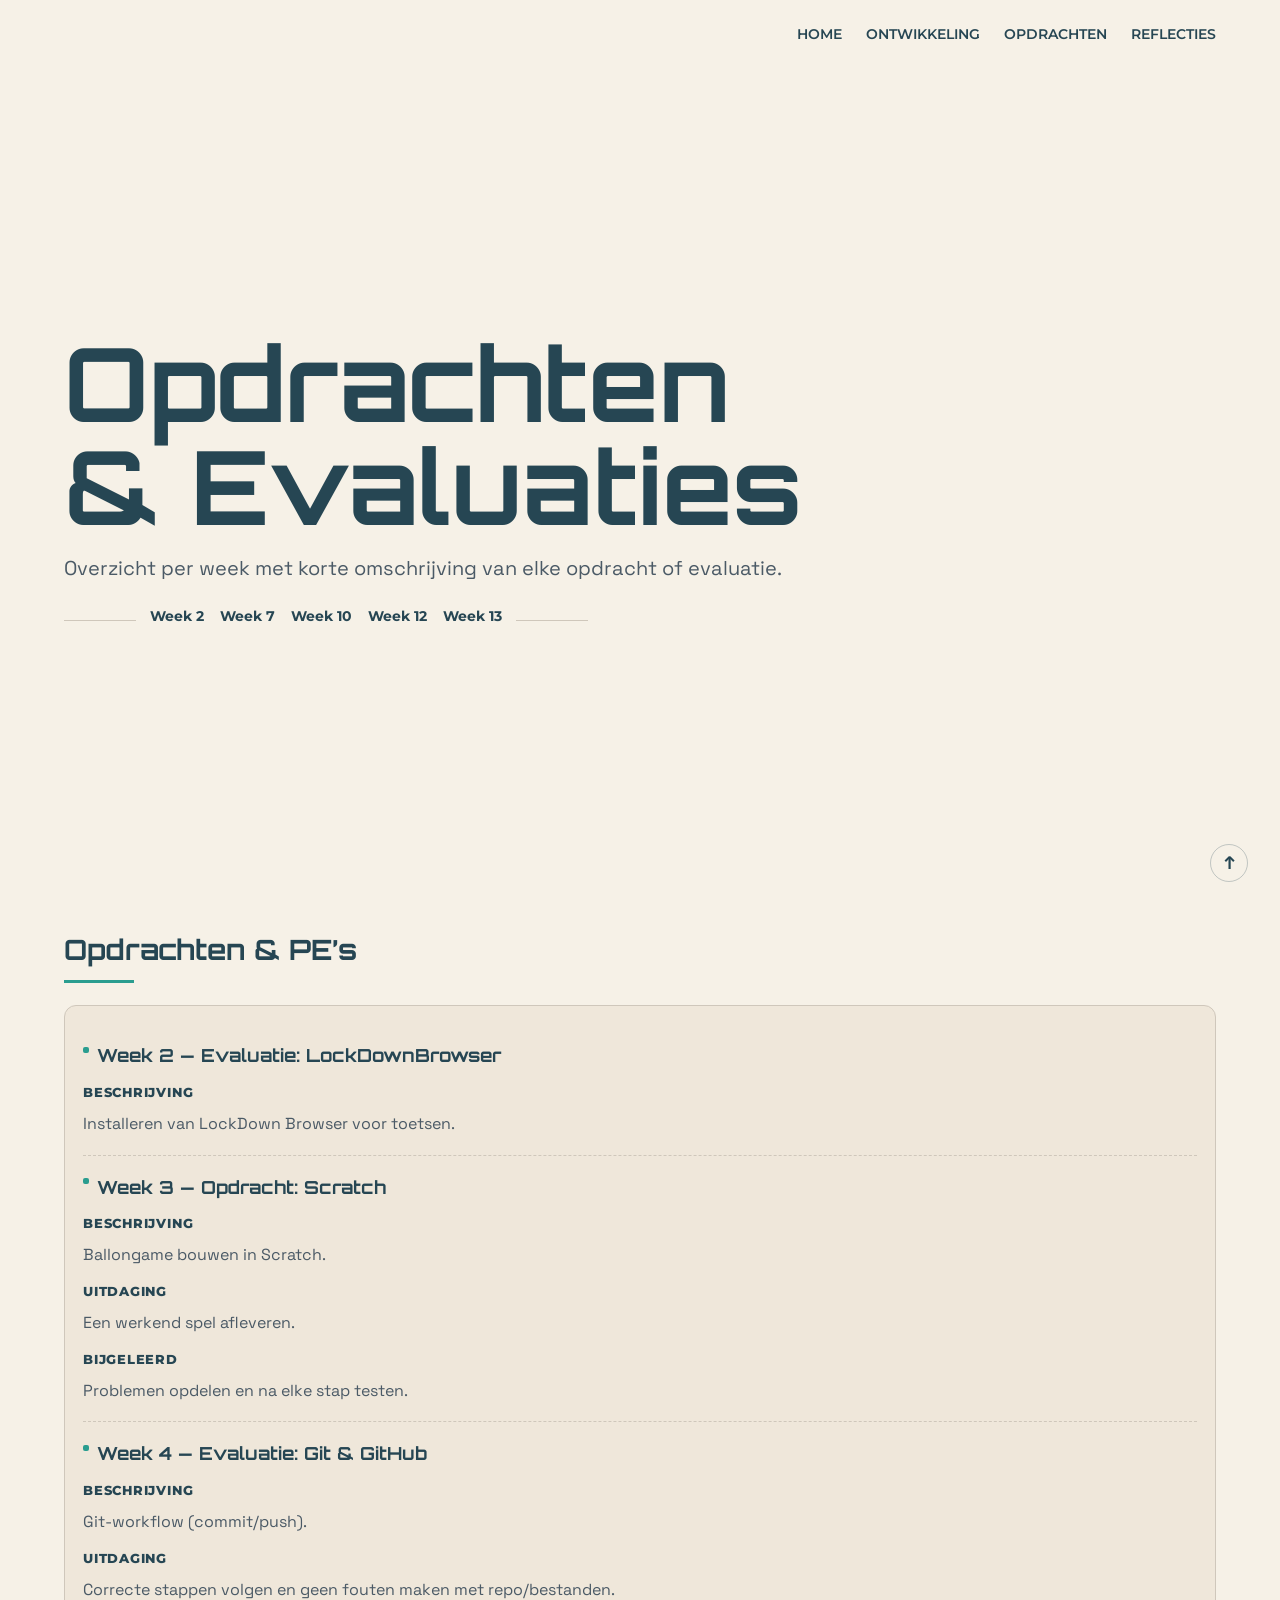
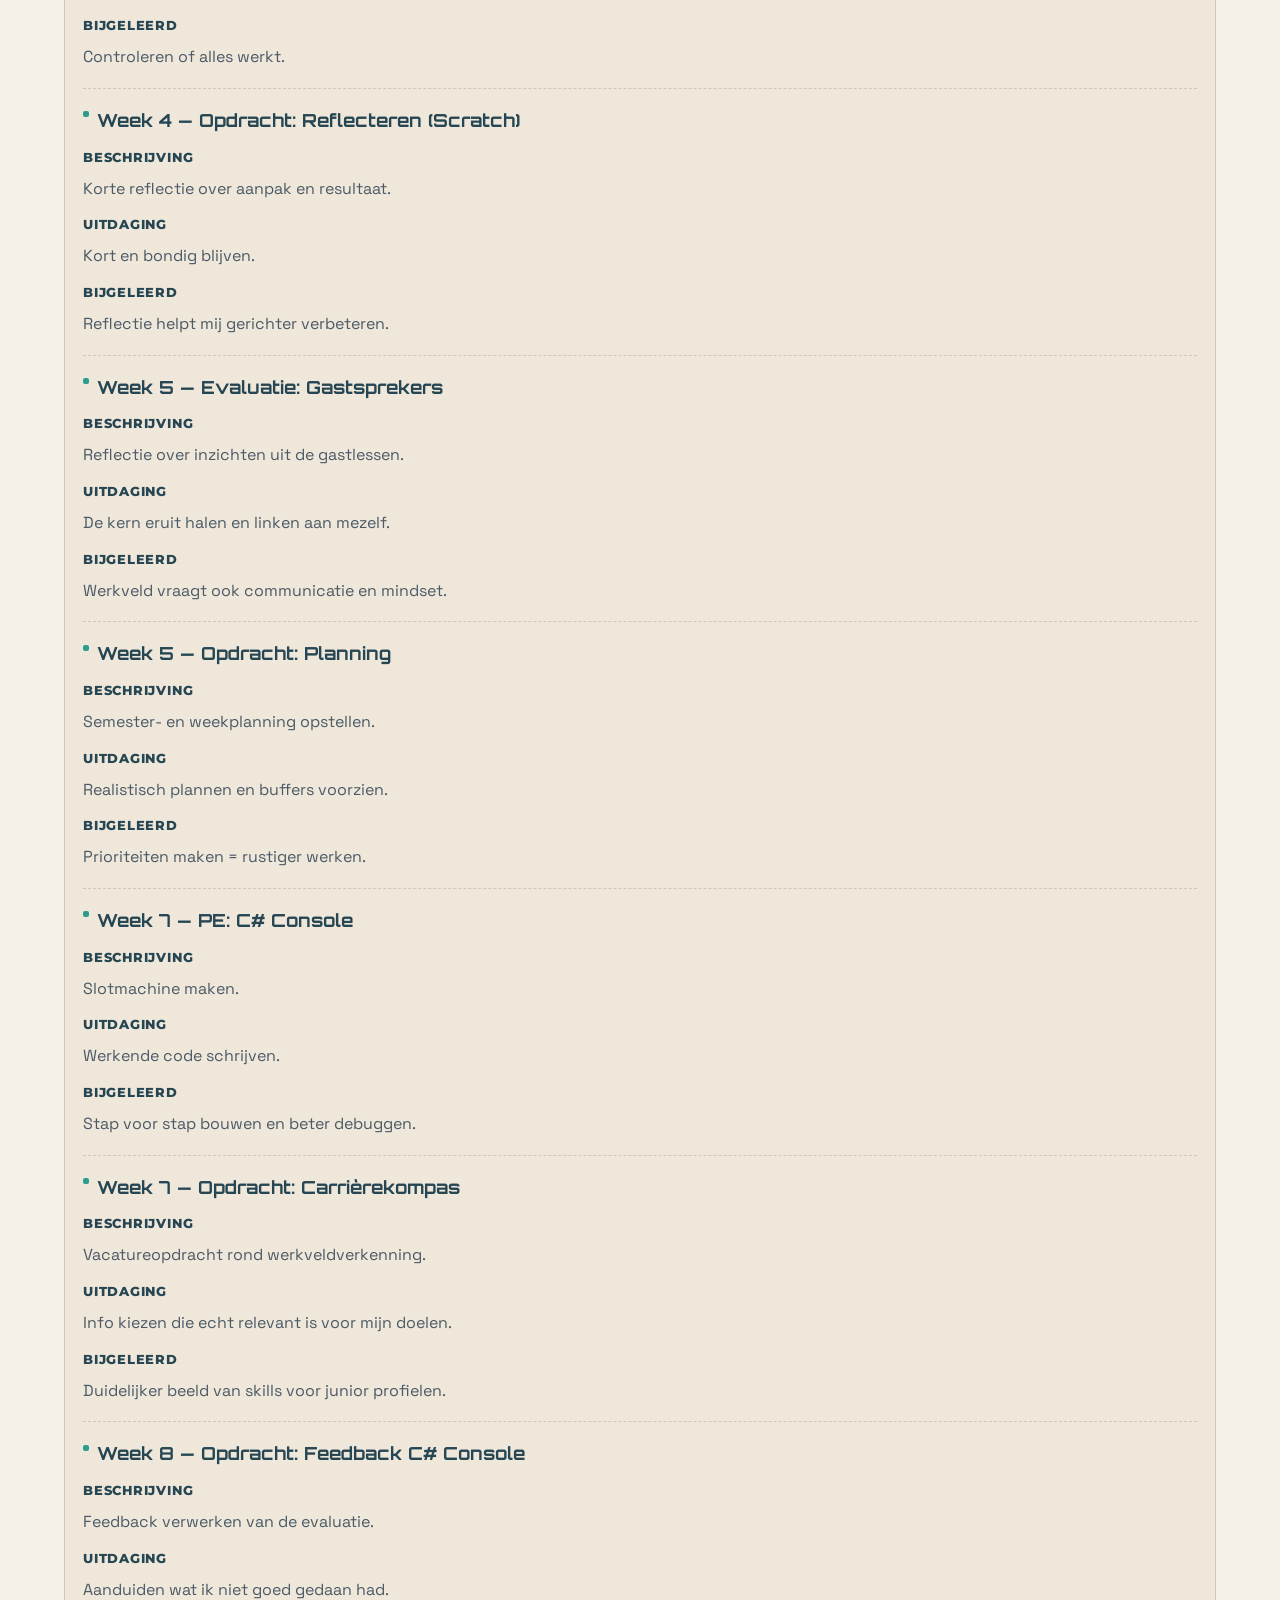
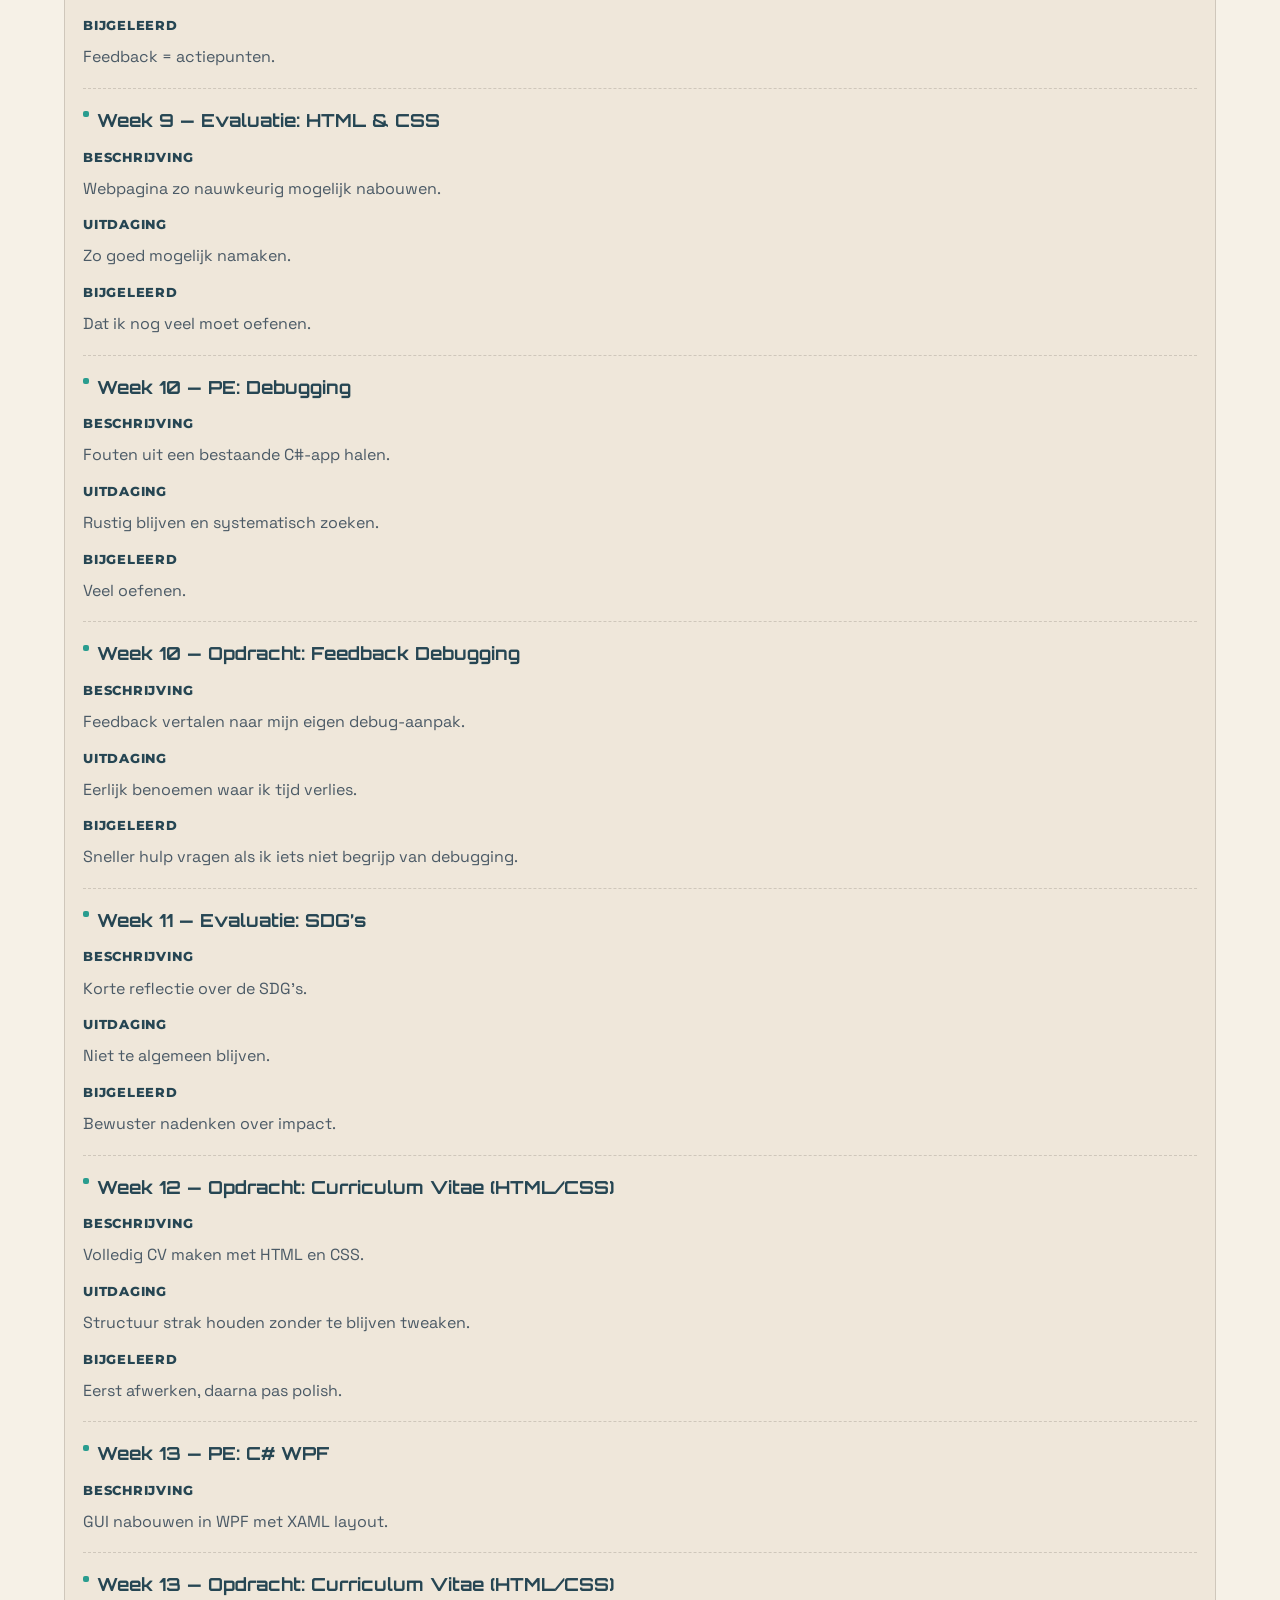
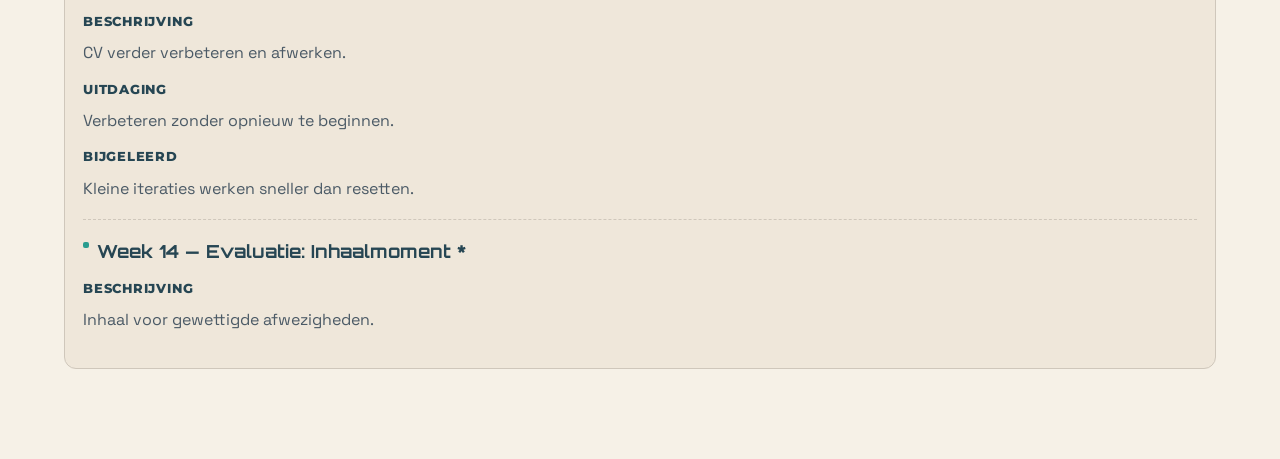
<file: opdrachten.html>
<!DOCTYPE html>
<html lang="nl" id="top">
<head>
    <meta charset="UTF-8" />
    <meta name="viewport" content="width=device-width, initial-scale=1" />

    <link rel="preconnect" href="https://fonts.googleapis.com" />
    <link rel="preconnect" href="https://fonts.gstatic.com" crossorigin />
    <link href="https://fonts.googleapis.com/css2?family=Montserrat:wght@400;600;700;800&family=Orbitron:wght@400;700;900&family=Space+Grotesk:wght@300;400;600;700&display=swap" rel="stylesheet"/>
    <title>Opdrachten</title>
    <link rel="stylesheet" href="css/style.css" />
    <link rel="stylesheet" href="css/opdrachten.css" />
</head>

<body class="page-opdrachten">
<!-- NAVBAR -->
<header>
    <div class="container">
        <nav aria-label="Navigatie">
            <ul class="navbar-list">
                <li><a href="index.html">HOME</a></li>
                <li><a href="ontwikkeling.html">ONTWIKKELING</a></li>
                <li><a href="opdrachten.html">OPDRACHTEN</a></li>
                <li><a href="reflecties.html">REFLECTIES</a></li>
            </ul>
        </nav>
    </div>
</header>

<main>

    <!-- HERO -->
    <section class="page-hero">
        <div class="container">
            <div class="hero-title">
                <h1 class="hero-firstname">Opdrachten</h1>
                <h1 class="hero-lastname">&amp; Evaluaties</h1>
            </div>

            <p class="page-hero-subtitle">Overzicht per week met korte omschrijving van elke opdracht of evaluatie.</p>

            <nav class="page-hero-nav" aria-label="Inhoud">
                <ul class="page-hero-nav-list">
                    <li><a class="page-hero-nav-link" href="#week-2">Week 2</a></li>
                    <li><a class="page-hero-nav-link" href="#week-7">Week 7</a></li>
                    <li><a class="page-hero-nav-link" href="#week-10">Week 10</a></li>
                    <li><a class="page-hero-nav-link" href="#week-12">Week 12</a></li>
                    <li><a class="page-hero-nav-link" href="#week-13">Week 13</a></li>
                </ul>
            </nav>
        </div>
    </section>

    <!-- OPDRACHTENLIJST -->
    <section id="opdrachten-detail" class="section">
        <div class="container">
            <h2 class="section-title">Opdrachten &amp; PE’s</h2>

            <div class="dev-dossier opdrachten-dossier">

                <article class="role" id="week-2">
                    <h3 class="role-title">Week 2 — Evaluatie: LockDownBrowser</h3>
                    <dl class="qa">
                        <dt>Beschrijving</dt><dd>Installeren van LockDown Browser voor toetsen.</dd>
                    </dl>
                </article>

                <article class="role" id="week-3">
                    <h3 class="role-title">Week 3 — Opdracht: Scratch</h3>
                    <dl class="qa">
                        <dt>Beschrijving</dt><dd>Ballongame bouwen in Scratch.</dd>
                        <dt>Uitdaging</dt><dd>Een werkend spel afleveren.</dd>
                        <dt>Bijgeleerd</dt><dd>Problemen opdelen en na elke stap testen.</dd>
                    </dl>
                </article>

                <article class="role" id="week-4">
                    <h3 class="role-title">Week 4 — Evaluatie: Git &amp; GitHub</h3>
                    <dl class="qa">
                        <dt>Beschrijving</dt><dd>Git-workflow (commit/push).</dd>
                        <dt>Uitdaging</dt><dd>Correcte stappen volgen en geen fouten maken met repo/bestanden.</dd>
                        <dt>Bijgeleerd</dt><dd>Controleren of alles werkt.</dd>
                    </dl>
                </article>

                <article class="role">
                    <h3 class="role-title">Week 4 — Opdracht: Reflecteren (Scratch)</h3>
                    <dl class="qa">
                        <dt>Beschrijving</dt><dd>Korte reflectie over aanpak en resultaat.</dd>
                        <dt>Uitdaging</dt><dd>Kort en bondig blijven.</dd>
                        <dt>Bijgeleerd</dt><dd>Reflectie helpt mij gerichter verbeteren.</dd>
                    </dl>
                </article>

                <article class="role" id="week-5">
                    <h3 class="role-title">Week 5 — Evaluatie: Gastsprekers</h3>
                    <dl class="qa">
                        <dt>Beschrijving</dt><dd>Reflectie over inzichten uit de gastlessen.</dd>
                        <dt>Uitdaging</dt><dd>De kern eruit halen en linken aan mezelf.</dd>
                        <dt>Bijgeleerd</dt><dd>Werkveld vraagt ook communicatie en mindset.</dd>
                    </dl>
                </article>

                <article class="role">
                    <h3 class="role-title">Week 5 — Opdracht: Planning</h3>
                    <dl class="qa">
                        <dt>Beschrijving</dt><dd>Semester- en weekplanning opstellen.</dd>
                        <dt>Uitdaging</dt><dd>Realistisch plannen en buffers voorzien.</dd>
                        <dt>Bijgeleerd</dt><dd>Prioriteiten maken = rustiger werken.</dd>
                    </dl>
                </article>

                <article class="role" id="week-7">
                    <h3 class="role-title">Week 7 — PE: C# Console</h3>
                    <dl class="qa">
                        <dt>Beschrijving</dt><dd>Slotmachine maken.</dd>
                        <dt>Uitdaging</dt><dd>Werkende code schrijven.</dd>
                        <dt>Bijgeleerd</dt><dd>Stap voor stap bouwen en beter debuggen.</dd>
                    </dl>
                </article>

                <article class="role">
                    <h3 class="role-title">Week 7 — Opdracht: Carrièrekompas</h3>
                    <dl class="qa">
                        <dt>Beschrijving</dt><dd>Vacatureopdracht rond werkveldverkenning.</dd>
                        <dt>Uitdaging</dt><dd>Info kiezen die echt relevant is voor mijn doelen.</dd>
                        <dt>Bijgeleerd</dt><dd>Duidelijker beeld van skills voor junior profielen.</dd>
                    </dl>
                </article>

                <article class="role" id="week-8">
                    <h3 class="role-title">Week 8 — Opdracht: Feedback C# Console</h3>
                    <dl class="qa">
                        <dt>Beschrijving</dt><dd>Feedback verwerken van de evaluatie.</dd>
                        <dt>Uitdaging</dt><dd>Aanduiden wat ik niet goed gedaan had.</dd>
                        <dt>Bijgeleerd</dt><dd>Feedback = actiepunten.</dd>
                    </dl>
                </article>

                <article class="role" id="week-9">
                    <h3 class="role-title">Week 9 — Evaluatie: HTML &amp; CSS</h3>
                    <dl class="qa">
                        <dt>Beschrijving</dt><dd>Webpagina zo nauwkeurig mogelijk nabouwen.</dd>
                        <dt>Uitdaging</dt><dd>Zo goed mogelijk namaken.</dd>
                        <dt>Bijgeleerd</dt><dd>Dat ik nog veel moet oefenen.</dd>
                    </dl>
                </article>

                <article class="role" id="week-10">
                    <h3 class="role-title">Week 10 — PE: Debugging</h3>
                    <dl class="qa">
                        <dt>Beschrijving</dt><dd>Fouten uit een bestaande C#-app halen.</dd>
                        <dt>Uitdaging</dt><dd>Rustig blijven en systematisch zoeken.</dd>
                        <dt>Bijgeleerd</dt><dd>Veel oefenen.</dd>
                    </dl>
                </article>

                <article class="role">
                    <h3 class="role-title">Week 10 — Opdracht: Feedback Debugging</h3>
                    <dl class="qa">
                        <dt>Beschrijving</dt><dd>Feedback vertalen naar mijn eigen debug-aanpak.</dd>
                        <dt>Uitdaging</dt><dd>Eerlijk benoemen waar ik tijd verlies.</dd>
                        <dt>Bijgeleerd</dt><dd>Sneller hulp vragen als ik iets niet begrijp van debugging.</dd>
                    </dl>
                </article>

                <article class="role" id="week-11">
                    <h3 class="role-title">Week 11 — Evaluatie: SDG’s</h3>
                    <dl class="qa">
                        <dt>Beschrijving</dt><dd>Korte reflectie over de SDG’s.</dd>
                        <dt>Uitdaging</dt><dd>Niet te algemeen blijven.</dd>
                        <dt>Bijgeleerd</dt><dd>Bewuster nadenken over impact.</dd>
                    </dl>
                </article>

                <article class="role" id="week-12">
                    <h3 class="role-title">Week 12 — Opdracht: Curriculum Vitae (HTML/CSS)</h3>
                    <dl class="qa">
                        <dt>Beschrijving</dt><dd>Volledig CV maken met HTML en CSS.</dd>
                        <dt>Uitdaging</dt><dd>Structuur strak houden zonder te blijven tweaken.</dd>
                        <dt>Bijgeleerd</dt><dd>Eerst afwerken, daarna pas polish.</dd>
                    </dl>
                </article>

                <article class="role" id="week-13">
                    <h3 class="role-title">Week 13 — PE: C# WPF</h3>
                    <dl class="qa">
                        <dt>Beschrijving</dt><dd>GUI nabouwen in WPF met XAML layout.</dd>
                    </dl>
                </article>

                <article class="role">
                    <h3 class="role-title">Week 13 — Opdracht: Curriculum Vitae (HTML/CSS)</h3>
                    <dl class="qa">
                        <dt>Beschrijving</dt><dd>CV verder verbeteren en afwerken.</dd>
                        <dt>Uitdaging</dt><dd>Verbeteren zonder opnieuw te beginnen.</dd>
                        <dt>Bijgeleerd</dt><dd>Kleine iteraties werken sneller dan resetten.</dd>
                    </dl>
                </article>

                <article class="role" id="week-14">
                    <h3 class="role-title">Week 14 — Evaluatie: Inhaalmoment *</h3>
                    <dl class="qa">
                        <dt>Beschrijving</dt><dd>Inhaal voor gewettigde afwezigheden.</dd>
                    </dl>
                </article>

            </div>
        </div>
    </section>
</main>

<!-- home knop -->
<a class="home" href="#top" aria-label="Naar boven">↑</a>

</body>
</html>
</file>
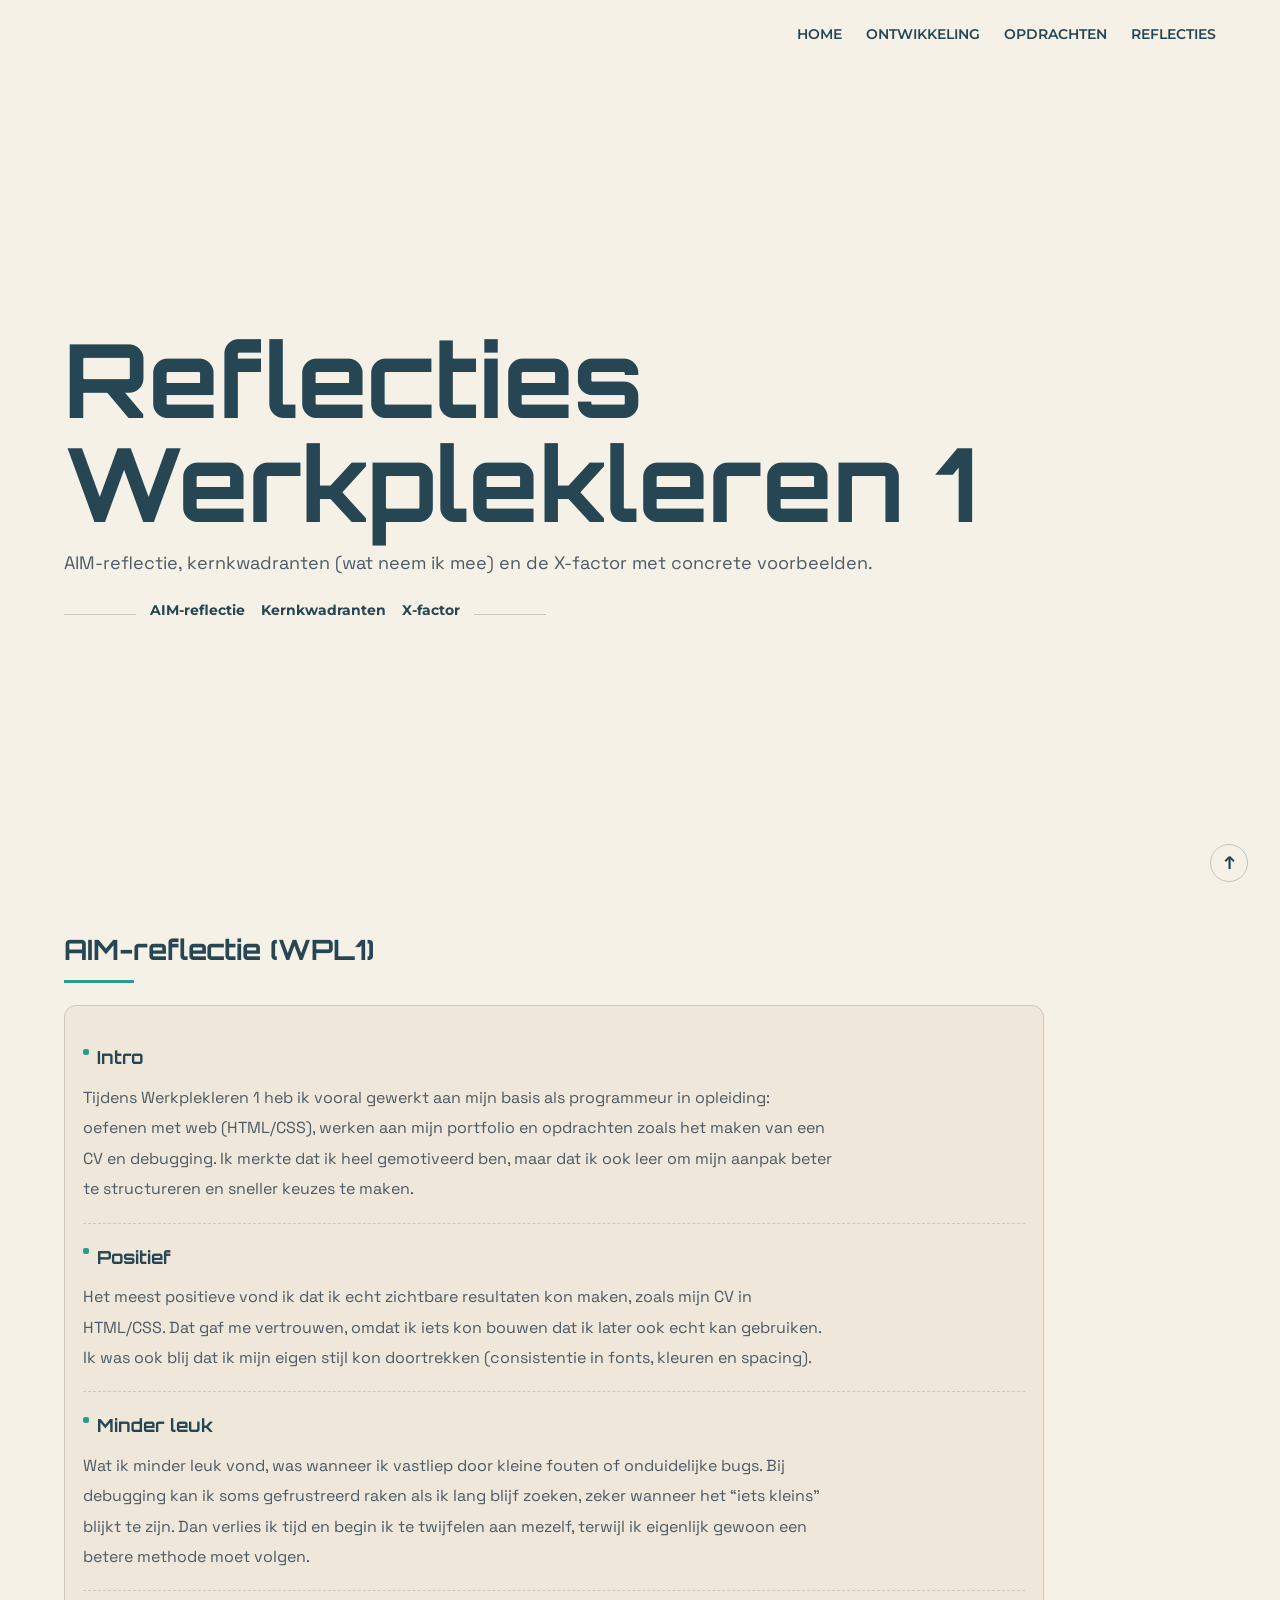
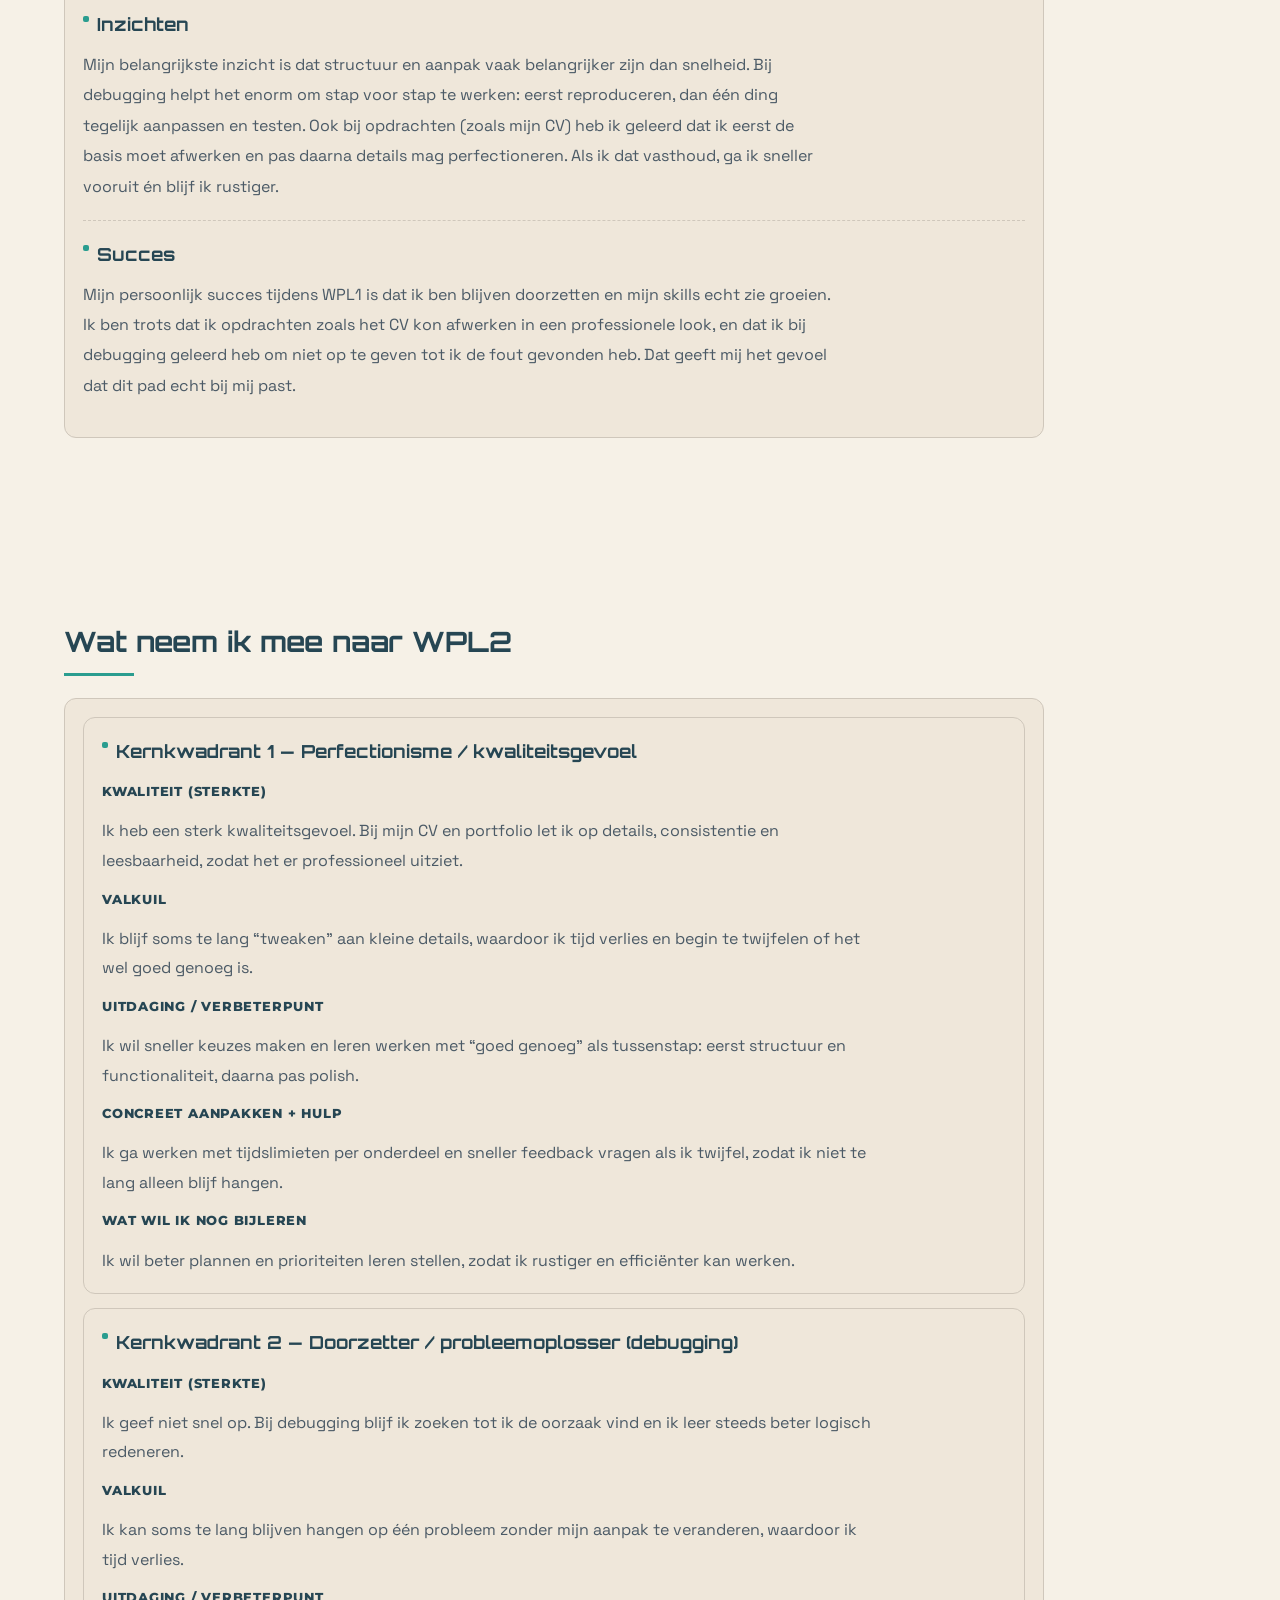
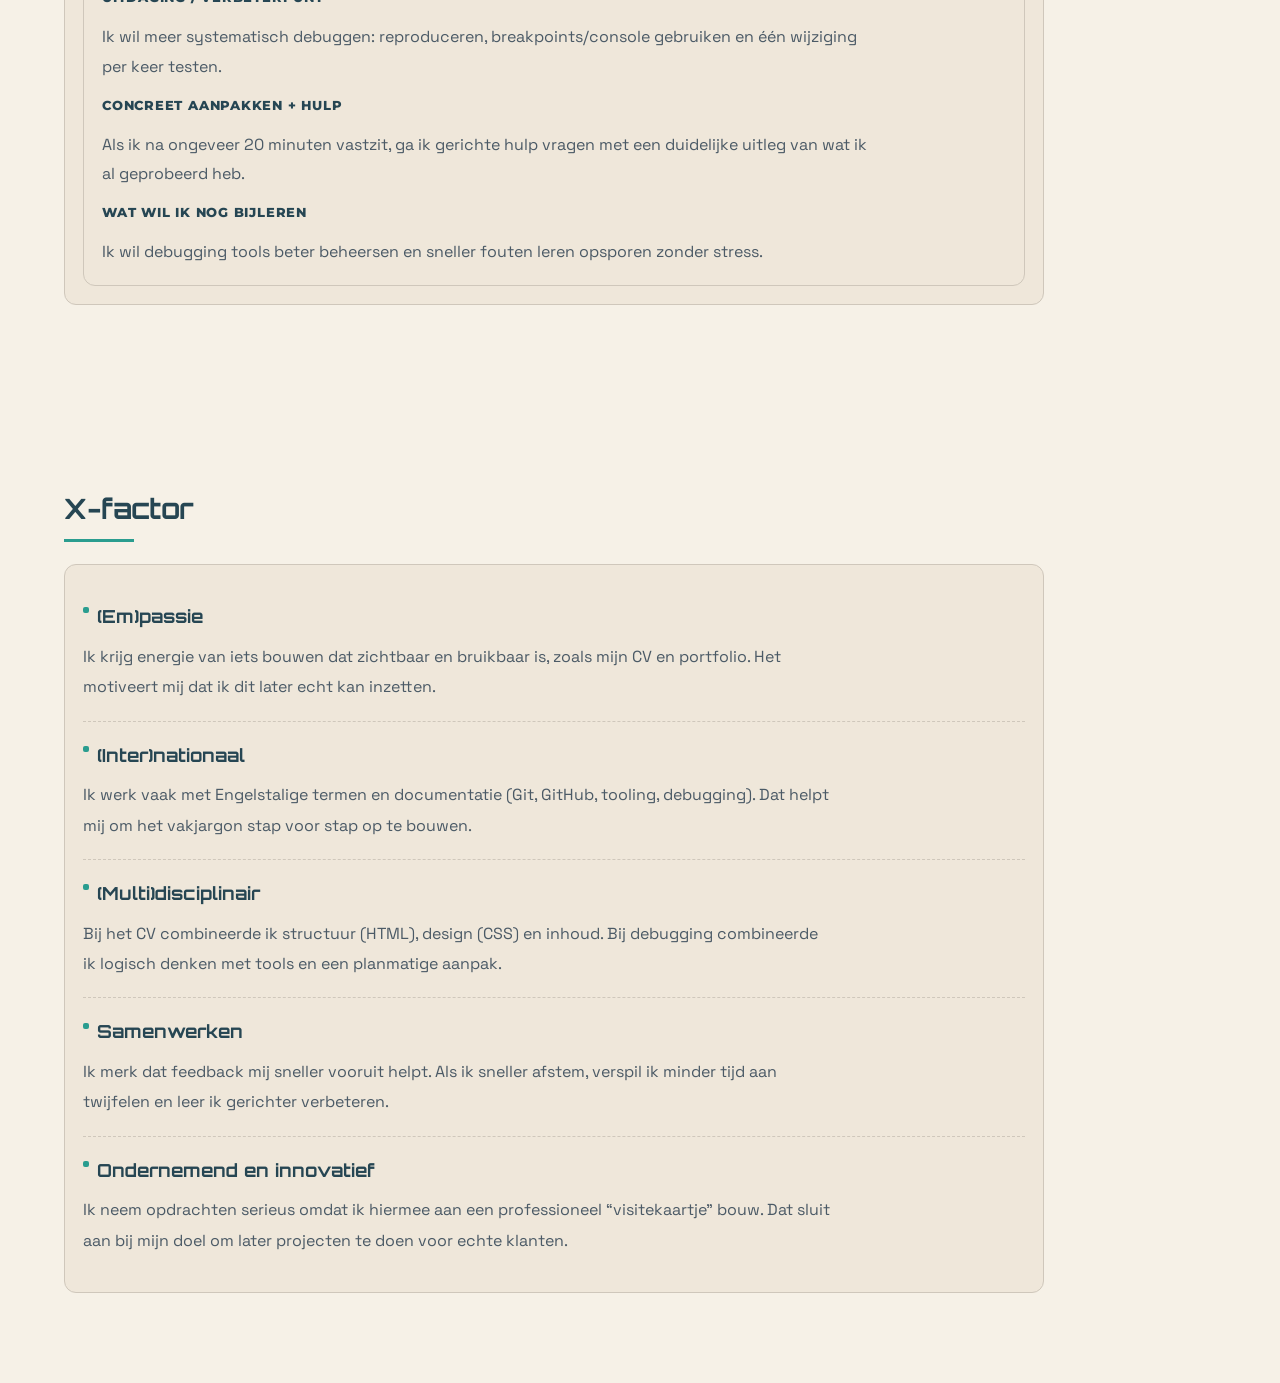
<file: reflecties.html>
<!DOCTYPE html>
<html lang="nl" id="top">
<head>
  <meta charset="UTF-8" />
  <meta name="viewport" content="width=device-width, initial-scale=1" />

  <link rel="preconnect" href="https://fonts.googleapis.com" />
  <link rel="preconnect" href="https://fonts.gstatic.com" crossorigin />
  <link href="https://fonts.googleapis.com/css2?family=Montserrat:wght@400;600;700;800&family=Orbitron:wght@400;700;900&family=Space+Grotesk:wght@300;400;600;700&display=swap" rel="stylesheet"/>

  <title>Reflecties</title>
  <link rel="stylesheet" href="css/style.css" />
  <link rel="stylesheet" href="css/reflecties.css" />
</head>

<body class="page-reflecties">

<header>
  <div class="container">
    <nav aria-label="Navigatie">
      <ul class="navbar-list">
        <li><a href="index.html">HOME</a></li>
        <li><a href="ontwikkeling.html">ONTWIKKELING</a></li>
        <li><a href="opdrachten.html">OPDRACHTEN</a></li>
        <li><a href="reflecties.html">REFLECTIES</a></li>
      </ul>
    </nav>
  </div>
</header>

<main>

  <!-- HERO -->
  <section class="hero page-hero">
    <div class="container">
      <div class="hero-text">

        <div class="hero-title">
          <h1 class="hero-firstname">Reflecties</h1>
          <h1 class="hero-lastname">Werkplekleren 1</h1>
        </div>

        <p class="page-hero-subtitle">AIM-reflectie, kernkwadranten (wat neem ik mee) en de X-factor met concrete voorbeelden.</p>

        <!-- inhoudslinks -->
        <nav class="page-hero-nav" aria-label="Inhoud">
          <ul class="page-hero-nav-list">
            <li><a class="page-hero-nav-link" href="#aim">AIM-reflectie</a></li>
            <li><a class="page-hero-nav-link" href="#kernkwadranten">Kernkwadranten</a></li>
            <li><a class="page-hero-nav-link" href="#xfactor">X-factor</a></li>
          </ul>
        </nav>

      </div>
    </div>
  </section>

  <!-- AIM -->
  <section id="aim" class="section">
    <div class="container">
      <h2 class="section-title">AIM-reflectie (WPL1)</h2>

      <div class="dev-dossier reflection-dossier aim-readable">

        <article class="role">
          <h3 class="role-title">Intro</h3>
          <p class="qa-text">
            Tijdens Werkplekleren 1 heb ik vooral gewerkt aan mijn basis als programmeur in opleiding: oefenen met web (HTML/CSS),
            werken aan mijn portfolio en opdrachten zoals het maken van een CV en debugging. Ik merkte dat ik heel gemotiveerd ben,
            maar dat ik ook leer om mijn aanpak beter te structureren en sneller keuzes te maken.
          </p>
        </article>

        <article class="role">
          <h3 class="role-title">Positief</h3>
          <p class="qa-text">
            Het meest positieve vond ik dat ik echt zichtbare resultaten kon maken, zoals mijn CV in HTML/CSS.
            Dat gaf me vertrouwen, omdat ik iets kon bouwen dat ik later ook echt kan gebruiken. Ik was ook blij dat ik
            mijn eigen stijl kon doortrekken (consistentie in fonts, kleuren en spacing).
          </p>
        </article>

        <article class="role">
          <h3 class="role-title">Minder leuk</h3>
          <p class="qa-text">
            Wat ik minder leuk vond, was wanneer ik vastliep door kleine fouten of onduidelijke bugs.
            Bij debugging kan ik soms gefrustreerd raken als ik lang blijf zoeken, zeker wanneer het “iets kleins” blijkt te zijn.
            Dan verlies ik tijd en begin ik te twijfelen aan mezelf, terwijl ik eigenlijk gewoon een betere methode moet volgen.
          </p>
        </article>

        <article class="role">
          <h3 class="role-title">Inzichten</h3>
          <p class="qa-text">
            Mijn belangrijkste inzicht is dat structuur en aanpak vaak belangrijker zijn dan snelheid.
            Bij debugging helpt het enorm om stap voor stap te werken: eerst reproduceren, dan één ding tegelijk aanpassen en testen.
            Ook bij opdrachten (zoals mijn CV) heb ik geleerd dat ik eerst de basis moet afwerken en pas daarna details mag perfectioneren.
            Als ik dat vasthoud, ga ik sneller vooruit én blijf ik rustiger.
          </p>
        </article>

        <article class="role">
          <h3 class="role-title">Succes</h3>
          <p class="qa-text">
            Mijn persoonlijk succes tijdens WPL1 is dat ik ben blijven doorzetten en mijn skills echt zie groeien.
            Ik ben trots dat ik opdrachten zoals het CV kon afwerken in een professionele look, en dat ik bij debugging
            geleerd heb om niet op te geven tot ik de fout gevonden heb. Dat geeft mij het gevoel dat dit pad echt bij mij past.
          </p>
        </article>

      </div>
    </div>
  </section>

  <!-- KERNKWADRANTEN -->
  <section id="kernkwadranten" class="section">
    <div class="container">
      <h2 class="section-title">Wat neem ik mee naar WPL2</h2>

      <div class="dev-dossier reflection-dossier kw-readable">

        <!-- Kernkwadrant 1 -->
        <div class="kw-item">
          <h3 class="kw-title">Kernkwadrant 1 — Perfectionisme / kwaliteitsgevoel</h3>

          <dl class="kw-dl">
            <dt>Kwaliteit (sterkte)</dt>
            <dd>Ik heb een sterk kwaliteitsgevoel. Bij mijn CV en portfolio let ik op details, consistentie en leesbaarheid, zodat het er professioneel uitziet.</dd>

            <dt>Valkuil</dt>
            <dd>Ik blijf soms te lang “tweaken” aan kleine details, waardoor ik tijd verlies en begin te twijfelen of het wel goed genoeg is.</dd>

            <dt>Uitdaging / verbeterpunt</dt>
            <dd>Ik wil sneller keuzes maken en leren werken met “goed genoeg” als tussenstap: eerst structuur en functionaliteit, daarna pas polish.</dd>

            <dt>Concreet aanpakken + hulp</dt>
            <dd>Ik ga werken met tijdslimieten per onderdeel en sneller feedback vragen als ik twijfel, zodat ik niet te lang alleen blijf hangen.</dd>

            <dt>Wat wil ik nog bijleren</dt>
            <dd>Ik wil beter plannen en prioriteiten leren stellen, zodat ik rustiger en efficiënter kan werken.</dd>
          </dl>
        </div>

        <!-- Kernkwadrant 2 -->
        <div class="kw-item">
          <h3 class="kw-title">Kernkwadrant 2 — Doorzetter / probleemoplosser (debugging)</h3>

          <dl class="kw-dl">
            <dt>Kwaliteit (sterkte)</dt>
            <dd>Ik geef niet snel op. Bij debugging blijf ik zoeken tot ik de oorzaak vind en ik leer steeds beter logisch redeneren.</dd>

            <dt>Valkuil</dt>
            <dd>Ik kan soms te lang blijven hangen op één probleem zonder mijn aanpak te veranderen, waardoor ik tijd verlies.</dd>

            <dt>Uitdaging / verbeterpunt</dt>
            <dd>Ik wil meer systematisch debuggen: reproduceren, breakpoints/console gebruiken en één wijziging per keer testen.</dd>

            <dt>Concreet aanpakken + hulp</dt>
            <dd>Als ik na ongeveer 20 minuten vastzit, ga ik gerichte hulp vragen met een duidelijke uitleg van wat ik al geprobeerd heb.</dd>

            <dt>Wat wil ik nog bijleren</dt>
            <dd>Ik wil debugging tools beter beheersen en sneller fouten leren opsporen zonder stress.</dd>
          </dl>
        </div>

      </div>
    </div>
  </section>

  <!-- X-FACTOR -->
  <section id="xfactor" class="section">
    <div class="container">
      <h2 class="section-title">X-factor</h2>

      <div class="dev-dossier reflection-dossier">

        <article class="role">
          <h3 class="role-title">(Em)passie</h3>
          <p class="qa-text">
            Ik krijg energie van iets bouwen dat zichtbaar en bruikbaar is, zoals mijn CV en portfolio. Het motiveert mij dat ik dit later echt kan inzetten.
          </p>
        </article>

        <article class="role">
          <h3 class="role-title">(Inter)nationaal</h3>
          <p class="qa-text">
            Ik werk vaak met Engelstalige termen en documentatie (Git, GitHub, tooling, debugging). Dat helpt mij om het vakjargon stap voor stap op te bouwen.
          </p>
        </article>

        <article class="role">
          <h3 class="role-title">(Multi)disciplinair</h3>
          <p class="qa-text">
            Bij het CV combineerde ik structuur (HTML), design (CSS) en inhoud. Bij debugging combineerde ik logisch denken met tools en een planmatige aanpak.
          </p>
        </article>

        <article class="role">
          <h3 class="role-title">Samenwerken</h3>
          <p class="qa-text">
            Ik merk dat feedback mij sneller vooruit helpt. Als ik sneller afstem, verspil ik minder tijd aan twijfelen en leer ik gerichter verbeteren.
          </p>
        </article>

        <article class="role">
          <h3 class="role-title">Ondernemend en innovatief</h3>
          <p class="qa-text">
            Ik neem opdrachten serieus omdat ik hiermee aan een professioneel “visitekaartje” bouw. Dat sluit aan bij mijn doel om later projecten te doen voor echte klanten.
          </p>
        </article>

      </div>
    </div>
  </section>

</main>

<!-- naar-boven knop -->
<a class="home" href="#top" aria-label="Naar boven">↑</a>

</body>
</html>
</file>
<file: css/style.css>
*{
    margin: 0;
    padding: 0;
    box-sizing: border-box;
}

html{
    scroll-behavior: smooth;
}

body{
    font-family: "Space Grotesk", sans-serif;
    background-color: #F6F1E7;
    color: #1E1E1E;
    font-size: 16px;
    line-height: 1.7;
}

.container{
    width: min(1200px, 100% - 10%);
    margin: 0 auto;
}

/* NAVBAR */
header{
    padding: 20px 0;
}

.navbar-list{
    list-style: none;
    display: flex;
    justify-content: flex-end;
    gap: 24px;
    flex-wrap: wrap;
}

.navbar-list a{
    font-family: "Montserrat", sans-serif;
    color: #264653;
    text-decoration: none;
    font-size: 14px;
    font-weight: 600;
    position: relative;
    padding-bottom: 4px;
    display: inline-block;
}

.navbar-list a:hover{
    color: #2A9D8F;
}

.navbar-list a::after{
    content: "";
    position: absolute;
    left: 0;
    bottom: -4px;
    height: 2px;
    width: 0;
    background-color: #2A9D8F;
    transition: width 0.25s ease;
}

.navbar-list a:hover::after{
    width: 100%;
}

/* HERO (ALL PAGES) */
.page-hero,
.hero.page-hero{
    padding: 160px 0 110px;
    min-height: 80vh;
    display: flex;
    align-items: center;
}

.page-hero .hero-text{
    max-width: 1100px;
}

/* Titels */
.page-hero-title,
.page-hero .hero-firstname,
.page-hero .hero-lastname{
    font-family: "Orbitron", sans-serif;
    color: #264653;
    font-weight: 700;
    font-size: clamp(64px, 8vw, 128px);
    line-height: 0.95;
    margin: 0;
}

.page-hero .hero-lastname{
    margin-top: 6px;
}

.page-hero-subtitle{
    margin: 18px 0 0;
    font-size: 20px;
    line-height: 1.55;
    color: #4B5A66;
    max-width: 70ch;
}

/* HERO NAV (inhoud) */
.page-hero-nav{
    margin-top: 18px;
    display: flex;
    align-items: baseline;
    gap: 14px;
    flex-wrap: wrap;
}

.page-hero-nav-label{
    font-family: "Montserrat", sans-serif;
    font-size: 12px;
    font-weight: 800;
    text-transform: uppercase;
    letter-spacing: 0.08em;
    color: #264653;
    opacity: 0.85;
}

.page-hero-nav-list{
    list-style: none;
    display: flex;
    gap: 16px;
    padding: 0;
    margin: 0;
    flex-wrap: wrap;
}

.page-hero-nav-link{
    font-family: "Montserrat", sans-serif;
    font-size: 14px;
    font-weight: 700;
    color: #264653;
    text-decoration: none;
    position: relative;
    padding-bottom: 4px;
    display: inline-block;
}

.page-hero-nav-link::after{
    content: "";
    position: absolute;
    left: 0;
    bottom: -4px;
    height: 2px;
    width: 0;
    background-color: #2A9D8F;
    transition: width 0.25s ease;
}

.page-hero-nav-link:hover{
    color: #2A9D8F;
}

.page-hero-nav-link:hover::after{
    width: 100%;
}

/* HERO */
.hero{
    padding: 180px 0;
}

.hero-title{
    display: inline-block;
}

.hero-firstname,
.hero-lastname{
    font-family: "Orbitron", sans-serif;
    color: #264653;
    font-weight: 700;
    font-size: 128px;
    line-height: 0.95;
}

.hero-subtitle{
    margin-top: 16px;
    font-size: 20px;
    line-height: 1.4;
    color: #4B5A66;
    max-width: 70ch;
}

/* QUICKLINKS */
.quicklinks{
    margin-top: 22px;
    display: flex;
    justify-content: flex-start;
    align-items: center;
    gap: 22px;
    flex-wrap: wrap;
}

.quicklink{
    font-family: "Montserrat", sans-serif;
    font-size: 13px;
    font-weight: 800;
    text-transform: uppercase;
    letter-spacing: 0.06em;
    color: #264653;
    text-decoration: none;
    position: relative;
    padding-bottom: 4px;
    display: inline-block;
}

/* underline effect */
.quicklink::after{
    content: "";
    position: absolute;
    left: 0;
    bottom: -4px;
    height: 2px;
    width: 0;
    background-color: #E9C46A;
    transition: width 0.25s ease;
}

.quicklink:hover{
    color: #E9C46A;
}

.quicklink:hover::after{
    width: 100%;
}

/* kleine divider */
.quicklinks::before{
    content: "";
    display: block;
    width: 72px;
    height: 1px;
    background-color: #CFC7BB;
    margin-right: 6px;
}

.quicklinks::after{
    content: "";
    display: block;
    width: 72px;
    height: 1px;
    background-color: #CFC7BB;
    margin-left: 6px;
}

/* ABOUT */
#about{
    padding-top: 100px;
}

.about-cards{
    display: flex;
    gap: 18px;
    flex-wrap: wrap;
}

.about-top,
.about{
    background-color: #EFE7DA;
    border: 1px solid #CFC7BB;
    border-radius: 12px;
    padding: 16px 18px;
    color: #4B5A66;
    line-height: 1.75;
    flex: 1 1 340px;
    max-width: 70ch;
}

.about-top{
    border-left: 4px solid #2A9D8F;
}

/* SECTIONS */
.section{
    padding: 90px 0;
}

.section-title{
    font-family: "Orbitron", sans-serif;
    font-size: 28px;
    color: #264653;
    margin-bottom: 22px;
    position: relative;
    display: inline-block;
    padding-bottom: 10px;
}

.section-title::after{
    content: "";
    position: absolute;
    left: 0;
    bottom: 0;
    width: 70px;
    height: 3px;
    background-color: #2A9D8F;
}

/* TABLE */
.table-wrap{
    overflow-x: auto;
    border-radius: 12px;
    border: 1px solid #CFC7BB;
    background-color: #EFE7DA;
}

/* tables */
.logboek-table,
.olr-table{
    width: 100%;
    border-collapse: collapse;
    background-color: transparent;
}

.logboek-table{ min-width: 820px; }
.olr-table{ min-width: 900px; }

/* headers */
.logboek-table thead th,
.olr-table thead th{
    font-family: "Montserrat", sans-serif;
    font-size: 13px;
    font-weight: 700;
    text-transform: uppercase;
    letter-spacing: 0.06em;
    color: #264653;
    background-color: #F6F1E7;
    border-bottom: 1px solid #CFC7BB;
    padding: 14px;
    text-align: left;
}

/* cells */
.logboek-table td,
.olr-table td{
    border-top: 1px solid #CFC7BB;
    padding: 14px;
    vertical-align: top;
    color: #4B5A66;
    font-size: 15px;
    line-height: 1.7;
}

/* columns */
.cell-week{
    font-family: "Montserrat", sans-serif;
    font-weight: 700;
    color: #264653;
    width: 70px;
}

/* bullets */
.logboek-table ul,
.olr-table ul{
    list-style: none;
    padding-left: 0;
    margin: 8px 0 0;
}

.logboek-table li,
.olr-table li{
    position: relative;
    padding-left: 14px;
    margin-bottom: 6px;
}

.logboek-table li::before,
.olr-table li::before{
    content: "";
    position: absolute;
    left: 0;
    top: 0.7em;
    width: 6px;
    height: 6px;
    background-color: #2A9D8F;
    border-radius: 2px;
}

/* zebra enkel logboek */
.logboek-table tbody tr:nth-child(odd):not(.row-break){
    background-color: #EFE7DA;
}
.logboek-table tbody tr:nth-child(even):not(.row-break){
    background-color: #F6F1E7;
}

/* break rows */
.row-break td{
    font-family: "Montserrat", sans-serif;
    font-weight: 800;
    text-transform: uppercase;
    letter-spacing: 0.06em;
    background-color: #F6F1E7;
    color: #264653;
    padding: 12px 14px;
    border-top: 1px solid #CFC7BB;
    border-bottom: 1px solid #CFC7BB;
}

/* CONTACT */
.contact-box{
    margin-top: 14px;
    background-color: #EFE7DA;
    border: 1px solid #CFC7BB;
    border-radius: 12px;
    padding: 18px;
}

.contact-item{
    display: flex;
    gap: 18px;
    padding: 12px 0;
}

.contact-item + .contact-item{
    border-top: 1px solid #CFC7BB;
}

.contact-label{
    font-family: "Montserrat", sans-serif;
    font-size: 13px;
    font-weight: 800;
    text-transform: uppercase;
    letter-spacing: 0.06em;
    color: #264653;
    width: 110px;
    flex: 0 0 110px;
}

.contact-text{
    color: #4B5A66;
    line-height: 1.75;
}

.contact-link{
    color: #264653;
    text-decoration: none;
    position: relative;
    padding-bottom: 4px;
    display: inline-block;
}

.contact-link:hover{
    color: #2A9D8F;
}

.contact-link::after{
    content: "";
    position: absolute;
    left: 0;
    bottom: -4px;
    height: 2px;
    width: 0;
    background-color: #2A9D8F;
    transition: width 0.25s ease;
}

.contact-link:hover::after{
    width: 100%;
}

/* STICKY HOME BUTTON */
.home{
    position: fixed;
    right: 32px;
    bottom: 18px;

    width: 38px;
    height: 38px;
    border-radius: 50%;

    display: flex;
    align-items: center;
    justify-content: center;

    background-color: transparent;
    border: 1px solid #26465340;
    color: #264653;

    text-decoration: none;
    font-size: 18px;
    font-weight: 800;

    transition: transform 0.2s ease, border-color 0.2s ease, color 0.2s ease;
}

.home:hover{
    transform: translateY(-3px);
    border-color: #2A9D8F;
    color: #2A9D8F;
}

/* RESPONSIVE */
@media (max-width: 900px){
    .container{
        width: min(1200px, 100% - 8%);
    }

    .hero-firstname,
    .hero-lastname{
        font-size: clamp(56px, 10vw, 96px);
    }
}

@media (max-width: 600px){
    .container{
        width: min(1200px, 100% - 6%);
    }

    .navbar-list{
        justify-content: center;
        gap: 14px;
    }

    .hero{
        padding: 130px 0;
    }

    .hero-subtitle{
        font-size: 18px;
    }

    .section{
        padding: 70px 0;
    }

    .contact-item{
        flex-direction: column;
        gap: 6px;
        padding: 14px 0;
    }

    .contact-label{
        width: auto;
        flex: none;
    }

    .home{
        right: 18px;
        bottom: 14px;
        width: 34px;
        height: 34px;
        font-size: 16px;
    }

    .quicklinks{
        gap: 14px;
        margin-top: 18px;
    }
    .quicklinks::before,
    .quicklinks::after{
        width: 40px;
    }
}

@media (max-width: 430px){
    header{
        padding: 16px 0;
    }

    .navbar-list{
        gap: 12px;
    }

    .section-title{
        font-size: 24px;
    }

    .home{
        right: 14px;
        bottom: 12px;
        width: 32px;
        height: 32px;
        font-size: 15px;
    }

    .quicklink{
        font-size: 12px;
    }
    .quicklinks::before,
    .quicklinks::after{
        display: none;
    }
}
</file>
<file: css/ontwikkeling.css>
/* ONTWIKKELING.CSS  */
.page-ontwikkeling .page-hero{
    padding: 180px 0 120px;
    min-height: 85vh;
    display: flex;
    align-items: center;
}

.page-ontwikkeling .page-hero-subtitle{
    margin: 18px 0 0;
    font-size: 20px;
    line-height: 1.55;
    color: #4B5A66;
    max-width: 70ch;
}

/* HERO NAV */
.page-ontwikkeling .page-hero-nav{
    margin-top: 18px;
    display: flex;
    align-items: baseline;
    gap: 14px;
    flex-wrap: wrap;
}

.page-ontwikkeling .page-hero-nav-label{
    font-family: "Montserrat", sans-serif;
    font-size: 12px;
    font-weight: 800;
    text-transform: uppercase;
    letter-spacing: 0.08em;
    color: #264653;
    opacity: 0.85;
}

.page-ontwikkeling .page-hero-nav-list{
    list-style: none;
    display: flex;
    gap: 16px;
    padding: 0;
    margin: 0;
    flex-wrap: wrap;
}

.page-ontwikkeling .page-hero-nav-link{
    font-family: "Montserrat", sans-serif;
    font-size: 14px;
    font-weight: 700;
    color: #264653;
    text-decoration: none;
    position: relative;
    padding-bottom: 4px;
    display: inline-block;
}

.page-ontwikkeling .page-hero-nav-link::after{
    content: "";
    position: absolute;
    left: 0;
    bottom: -4px;
    height: 2px;
    width: 0;
    background-color: #2A9D8F;
    transition: width 0.25s ease;
}

.page-ontwikkeling .page-hero-nav-link:hover{
    color: #2A9D8F;
}
.page-ontwikkeling .page-hero-nav-link:hover::after{
    width: 100%;
}

/* nav lijntjes links & rechts */
.page-hero-nav{
    margin-top: 22px;
    display: flex;
    justify-content: flex-start;
    align-items: center;
    gap: 22px;
    flex-wrap: wrap;
}

.page-hero-nav::before,
.page-hero-nav::after{
    content: "";
    display: block;
    width: 72px;
    height: 1px;
    background-color: #CFC7BB;
}

.page-hero-nav-label{
    font-family: "Montserrat", sans-serif;
    font-size: 13px;
    font-weight: 800;
    text-transform: uppercase;
    letter-spacing: 0.06em;
    color: #264653;
    opacity: 0.85;
}

/* lijst van links */
.page-hero-nav-list{
    list-style: none;
    display: flex;
    align-items: center;
    gap: 22px;
    padding: 0;
    margin: 0;
    flex-wrap: wrap;
}

/* links underline effect */
.page-hero-nav-link{
    font-family: "Montserrat", sans-serif;
    font-size: 13px;
    font-weight: 800;
    text-transform: uppercase;
    letter-spacing: 0.06em;

    color: #264653;
    text-decoration: none;

    position: relative;
    padding-bottom: 4px;
    display: inline-block;
}

.page-hero-nav-link::after{
    content: "";
    position: absolute;
    left: 0;
    bottom: -4px;
    height: 2px;
    width: 0;
    background-color: #2A9D8F;
    transition: width 0.25s ease;
}

.page-hero-nav-link:hover{
    color: #2A9D8F;
}

.page-hero-nav-link:hover::after{
    width: 100%;
}

/* Blocks */
.page-ontwikkeling .dev-block{
    margin-top: 26px;
}

/* Subtitels */
.page-ontwikkeling .dev-subtitle{
    font-family: "Montserrat", sans-serif;
    font-size: clamp(16px, 1.4vw, 20px);
    font-weight: 800;
    text-transform: uppercase;
    letter-spacing: 0.08em;
    color: #264653;
    margin: 18px 0 14px;
}

/* Q&A */
.page-ontwikkeling .qa-grid{
    display: grid;
    grid-template-columns: repeat(2, minmax(0, 1fr));
    gap: 18px;
    margin-top: 14px;
}

.page-ontwikkeling .qa-card{
    background-color: #EFE7DA;
    border: 1px solid #CFC7BB;
    border-radius: 12px;
    padding: 18px;
    position: relative;
}

.page-ontwikkeling .qa-card::before{
    content: "";
    position: absolute;
    left: 18px;
    top: 18px;
    width: 8px;
    height: 8px;
    border-radius: 2px;
    background-color: #2A9D8F;
}

.page-ontwikkeling .qa-title{
    font-family: "Montserrat", sans-serif;
    font-weight: 800;
    font-size: clamp(16px, 1.3vw, 18px);
    color: #264653;
    margin: 0 0 10px;
    padding-left: 16px;
    line-height: 1.35;
}

.page-ontwikkeling .qa-text{
    margin: 0;
    color: #4B5A66;
    line-height: 1.9;
    max-width: 75ch;
}

/* Dossier */
.page-ontwikkeling .dev-dossier{
    border: 1px solid #CFC7BB;
    background-color: #EFE7DA;
    border-radius: 12px;
    padding: 18px;
}

/* Roles */
.page-ontwikkeling .role{
    padding: 16px 0;
}
.page-ontwikkeling .role + .role{
    border-top: 1px dashed #CFC7BB;
}

.page-ontwikkeling .role-title{
    font-family: "Orbitron", sans-serif;
    font-size: clamp(18px, 1.6vw, 22px);
    color: #264653;
    margin-bottom: 12px;
    position: relative;
    padding-left: 14px;
}

.page-ontwikkeling .role-title::before{
    content:"";
    position: absolute;
    left: 0;
    top: 0.35em;
    width: 6px;
    height: 6px;
    background-color: #2A9D8F;
    border-radius: 2px;
}

/* dl */
.page-ontwikkeling .qa{
    margin: 0;
}
.page-ontwikkeling .qa dt{
    font-family: "Montserrat", sans-serif;
    font-size: 13px;
    font-weight: 800;
    text-transform: uppercase;
    letter-spacing: 0.06em;
    color: #264653;
    margin-top: 14px;
}
.page-ontwikkeling .qa dd{
    margin: 6px 0 0;
    color: #4B5A66;
    line-height: 1.9;
}

/* Activiteiten */
.page-ontwikkeling .dev-grid{
    display: grid;
    grid-template-columns: 1fr;
    gap: 18px;
    margin-top: 14px;
}

.page-ontwikkeling .role-card{
    background-color: #EFE7DA;
    border: 1px solid #CFC7BB;
    border-radius: 12px;
    padding: 18px;
}

.page-ontwikkeling .role-card .examples{
    margin: 10px 0 0;
    padding-left: 18px;
    color: #4B5A66;
    line-height: 1.85;
}

.page-ontwikkeling .role-card .examples li{
    margin: 10px 0;
}

/* Anchor spacing */
.page-ontwikkeling #keuze,
.page-ontwikkeling #competenties,
.page-ontwikkeling #profiel,
.page-ontwikkeling #activiteiten{
    scroll-margin-top: 110px;
}

/* Responsive */
@media (max-width: 900px){
    .page-ontwikkeling .page-hero{
        padding: 140px 0 110px;
        min-height: 75vh;
    }
    .page-ontwikkeling .page-hero-subtitle{
        font-size: 18px;
    }
    .page-ontwikkeling .qa-grid{
        grid-template-columns: 1fr;
    }
}

@media (max-width: 600px){
    .page-ontwikkeling .page-hero{
        padding: 110px 0 90px;
        min-height: 70vh;
    }
    .page-ontwikkeling .page-hero-subtitle{
        font-size: 16px;
    }
    .page-ontwikkeling .page-hero-nav{
        gap: 10px;
    }
    .page-ontwikkeling .page-hero-nav-list{
        gap: 10px;
    }
}

@media (max-width: 430px){
    .page-ontwikkeling .page-hero{
        padding: 92px 0 64px;
    }
}
</file>
<file: css/opdrachten.css>
/* OPDRACHTEN.CSS */
.page-opdrachten .page-hero{
    padding: 180px 0 120px;
    min-height: 85vh;
    display: flex;
    align-items: center;
}

.page-opdrachten .page-hero-subtitle{
    margin: 18px 0 0;
    font-size: 20px;
    line-height: 1.55;
    color: #4B5A66;
    max-width: 70ch;
}

/* Hero inhoudsnavigatie */
.page-opdrachten .page-hero-nav{
    margin-top: 18px;
    display: flex;
    align-items: baseline;
    gap: 14px;
    flex-wrap: wrap;
}

/* nav lijntjes links & rechts */
.page-hero-nav{
    margin-top: 22px;
    display: flex;
    justify-content: flex-start;
    align-items: center;
    gap: 22px;
    flex-wrap: wrap;
}

.page-hero-nav::before,
.page-hero-nav::after{
    content: "";
    display: block;
    width: 72px;
    height: 1px;
    background-color: #CFC7BB;
}

.page-hero-nav-label{
    font-family: "Montserrat", sans-serif;
    font-size: 13px;
    font-weight: 800;
    text-transform: uppercase;
    letter-spacing: 0.06em;
    color: #264653;
    opacity: 0.85;
}

.page-opdrachten .page-hero-nav-label{
    font-family: "Montserrat", sans-serif;
    font-size: 12px;
    font-weight: 800;
    text-transform: uppercase;
    letter-spacing: 0.08em;
    color: #264653;
    opacity: 0.85;
}

.page-opdrachten .page-hero-nav-list{
    list-style: none;
    display: flex;
    gap: 16px;
    padding: 0;
    margin: 0;
    flex-wrap: wrap;
}

.page-opdrachten .page-hero-nav-link{
    font-family: "Montserrat", sans-serif;
    font-size: 14px;
    font-weight: 700;
    color: #264653;
    text-decoration: none;
    position: relative;
    padding-bottom: 4px;
    display: inline-block;
}

.page-opdrachten .page-hero-nav-link::after{
    content: "";
    position: absolute;
    left: 0;
    bottom: -4px;
    height: 2px;
    width: 0;
    background-color: #2A9D8F;
    transition: width 0.25s ease;
}

.page-opdrachten .page-hero-nav-link:hover{
    color: #2A9D8F;
}
.page-opdrachten .page-hero-nav-link:hover::after{
    width: 100%;
}

/* Dossier */
.page-opdrachten .opdrachten-dossier{
    border: 1px solid #CFC7BB;
    background-color: #EFE7DA;
    border-radius: 12px;
    padding: 18px;
}

.page-opdrachten .opdrachten-dossier .role{
    padding: 16px 0;
}
.page-opdrachten .opdrachten-dossier .role + .role{
    border-top: 1px dashed #CFC7BB;
}

.page-opdrachten .opdrachten-dossier .role-title{
    font-family: "Orbitron", sans-serif;
    font-size: 18px;
    color: #264653;
    margin-bottom: 10px;
    position: relative;
    padding-left: 14px;
}

.page-opdrachten .opdrachten-dossier .role-title::before{
    content:"";
    position: absolute;
    left: 0;
    top: 0.35em;
    width: 6px;
    height: 6px;
    background-color: #2A9D8F;
    border-radius: 2px;
}

.page-opdrachten .opdrachten-dossier .qa{
    margin: 0;
}

.page-opdrachten .opdrachten-dossier .qa dt{
    font-family: "Montserrat", sans-serif;
    font-size: 13px;
    font-weight: 800;
    text-transform: uppercase;
    letter-spacing: 0.06em;
    color: #264653;
    margin-top: 10px;
}

.page-opdrachten .opdrachten-dossier .qa dd{
    margin: 6px 0 0;
    color: #4B5A66;
    line-height: 1.85;
}

.page-opdrachten #opdrachten-detail{
    scroll-margin-top: 110px;
}

/* Responsive */
@media (max-width: 900px){
    .page-opdrachten .page-hero{
        padding: 140px 0 110px;
        min-height: 75vh;
    }
    .page-opdrachten .page-hero-subtitle{
        font-size: 18px;
    }
}

@media (max-width: 600px){
    .page-opdrachten .page-hero{
        padding: 110px 0 90px;
        min-height: 70vh;
    }
    .page-opdrachten .page-hero-subtitle{
        font-size: 16px;
    }
    .page-opdrachten .page-hero-nav{
        gap: 10px;
    }
    .page-opdrachten .page-hero-nav-list{
        gap: 10px;
    }

    .page-opdrachten .opdrachten-dossier{
        padding: 16px;
    }
}

@media (max-width: 430px){
    .page-opdrachten .page-hero{
        padding: 92px 0 64px;
    }
}
</file>
<file: css/reflecties.css>
/* REFLECTIES.CSS */
.page-reflecties .page-hero{
    padding: 170px 0 120px;
    min-height: 85vh;
    display: flex;
    align-items: center;
}

.page-reflecties .page-hero-subtitle{
    margin: 18px 0 0;
    font-size: 18px;
    line-height: 1.6;
    color: #4B5A66;
    max-width: 70ch;
}

/* HERO NAV */
.page-reflecties .page-hero-nav{
    margin-top: 18px;
    display: flex;
    align-items: baseline;
    gap: 14px;
    flex-wrap: wrap;
}

/* nav lijntjes links & rechts */
.page-hero-nav{
    margin-top: 22px;
    display: flex;
    justify-content: flex-start;
    align-items: center;
    gap: 22px;
    flex-wrap: wrap;
}

.page-hero-nav::before,
.page-hero-nav::after{
    content: "";
    display: block;
    width: 72px;
    height: 1px;
    background-color: #CFC7BB;
}

.page-hero-nav-label{
    font-family: "Montserrat", sans-serif;
    font-size: 13px;
    font-weight: 800;
    text-transform: uppercase;
    letter-spacing: 0.06em;
    color: #264653;
    opacity: 0.85;
}

.page-reflecties .page-hero-nav-label{
    font-family: "Montserrat", sans-serif;
    font-size: 12px;
    font-weight: 800;
    text-transform: uppercase;
    letter-spacing: 0.08em;
    color: #264653;
    opacity: 0.85;
}

.page-reflecties .page-hero-nav-list{
    list-style: none;
    padding: 0;
    margin: 0;
    display: flex;
    gap: 16px;
    flex-wrap: wrap;
}

.page-reflecties .page-hero-nav-link{
    font-family: "Montserrat", sans-serif;
    font-size: 14px;
    font-weight: 700;
    color: #264653;
    text-decoration: none;
    position: relative;
    padding-bottom: 4px;
    display: inline-block;
}

.page-reflecties .page-hero-nav-link:hover{
    color: #2A9D8F;
}

.page-reflecties .page-hero-nav-link::after{
    content: "";
    position: absolute;
    left: 0;
    bottom: -4px;
    height: 2px;
    width: 0;
    background-color: #2A9D8F;
    transition: width 0.25s ease;
}

.page-reflecties .page-hero-nav-link:hover::after{
    width: 100%;
}

/* Dossier */
.page-reflecties .reflection-dossier{
    border: 1px solid #CFC7BB;
    background-color: #EFE7DA;
    border-radius: 12px;
    padding: 18px;
    max-width: 980px;
}

.page-reflecties .reflection-dossier .role{
    padding: 18px 0;
}
.page-reflecties .reflection-dossier .role + .role{
    border-top: 1px dashed #CFC7BB;
}

.page-reflecties .reflection-dossier .role-title{
    font-family: "Orbitron", sans-serif;
    font-size: 18px;
    color: #264653;
    margin-bottom: 10px;
    position: relative;
    padding-left: 14px;
}

.page-reflecties .reflection-dossier .role-title::before{
    content:"";
    position: absolute;
    left: 0;
    top: 0.35em;
    width: 6px;
    height: 6px;
    background-color: #2A9D8F;
    border-radius: 2px;
}

.page-reflecties .reflection-dossier .qa-text{
    margin: 0;
    color: #4B5A66;
    line-height: 1.9;
    max-width: 75ch;
}

/* Kernkwadranten */
.page-reflecties .kw-readable{
    max-width: 980px;
    display: grid;
    gap: 14px;
}

.page-reflecties .kw-item{
    background-color: #EFE7DA;
    border: 1px solid #CFC7BB;
    border-radius: 12px;
    padding: 18px;
}

.page-reflecties .kw-title{
    font-family: "Orbitron", sans-serif;
    color: #264653;
    font-size: 18px;
    margin: 0 0 12px;
    position: relative;
    padding-left: 14px;
}

.page-reflecties .kw-title::before{
    content:"";
    position: absolute;
    left: 0;
    top: 0.35em;
    width: 6px;
    height: 6px;
    background-color: #2A9D8F;
    border-radius: 2px;
}

.page-reflecties .kw-dl{
    margin: 0;
    display: grid;
    gap: 10px;
}

.page-reflecties .kw-dl dt{
    font-family: "Montserrat", sans-serif;
    font-size: 13px;
    font-weight: 800;
    text-transform: uppercase;
    letter-spacing: 0.06em;
    color: #264653;
    margin-top: 2px;
}

.page-reflecties .kw-dl dd{
    margin: 4px 0 0;
    color: #4B5A66;
    line-height: 1.85;
    max-width: 78ch;
}

/* Anchor spacing */
.page-reflecties #aim,
.page-reflecties #kernkwadranten,
.page-reflecties #xfactor{
    scroll-margin-top: 110px;
}

/* Responsive */
@media (max-width: 900px){
    .page-reflecties .page-hero{
        padding: 140px 0 100px;
        min-height: 75vh;
    }
    .page-reflecties .page-hero-subtitle{
        font-size: 16px;
    }
}

@media (max-width: 600px){
    .page-reflecties .page-hero{
        padding: 120px 0 90px;
    }
    .page-reflecties .page-hero-nav{
        gap: 10px;
    }
    .page-reflecties .page-hero-nav-list{
        gap: 12px;
    }
    .page-reflecties .kw-item{
        padding: 14px;
    }
}
</file>
